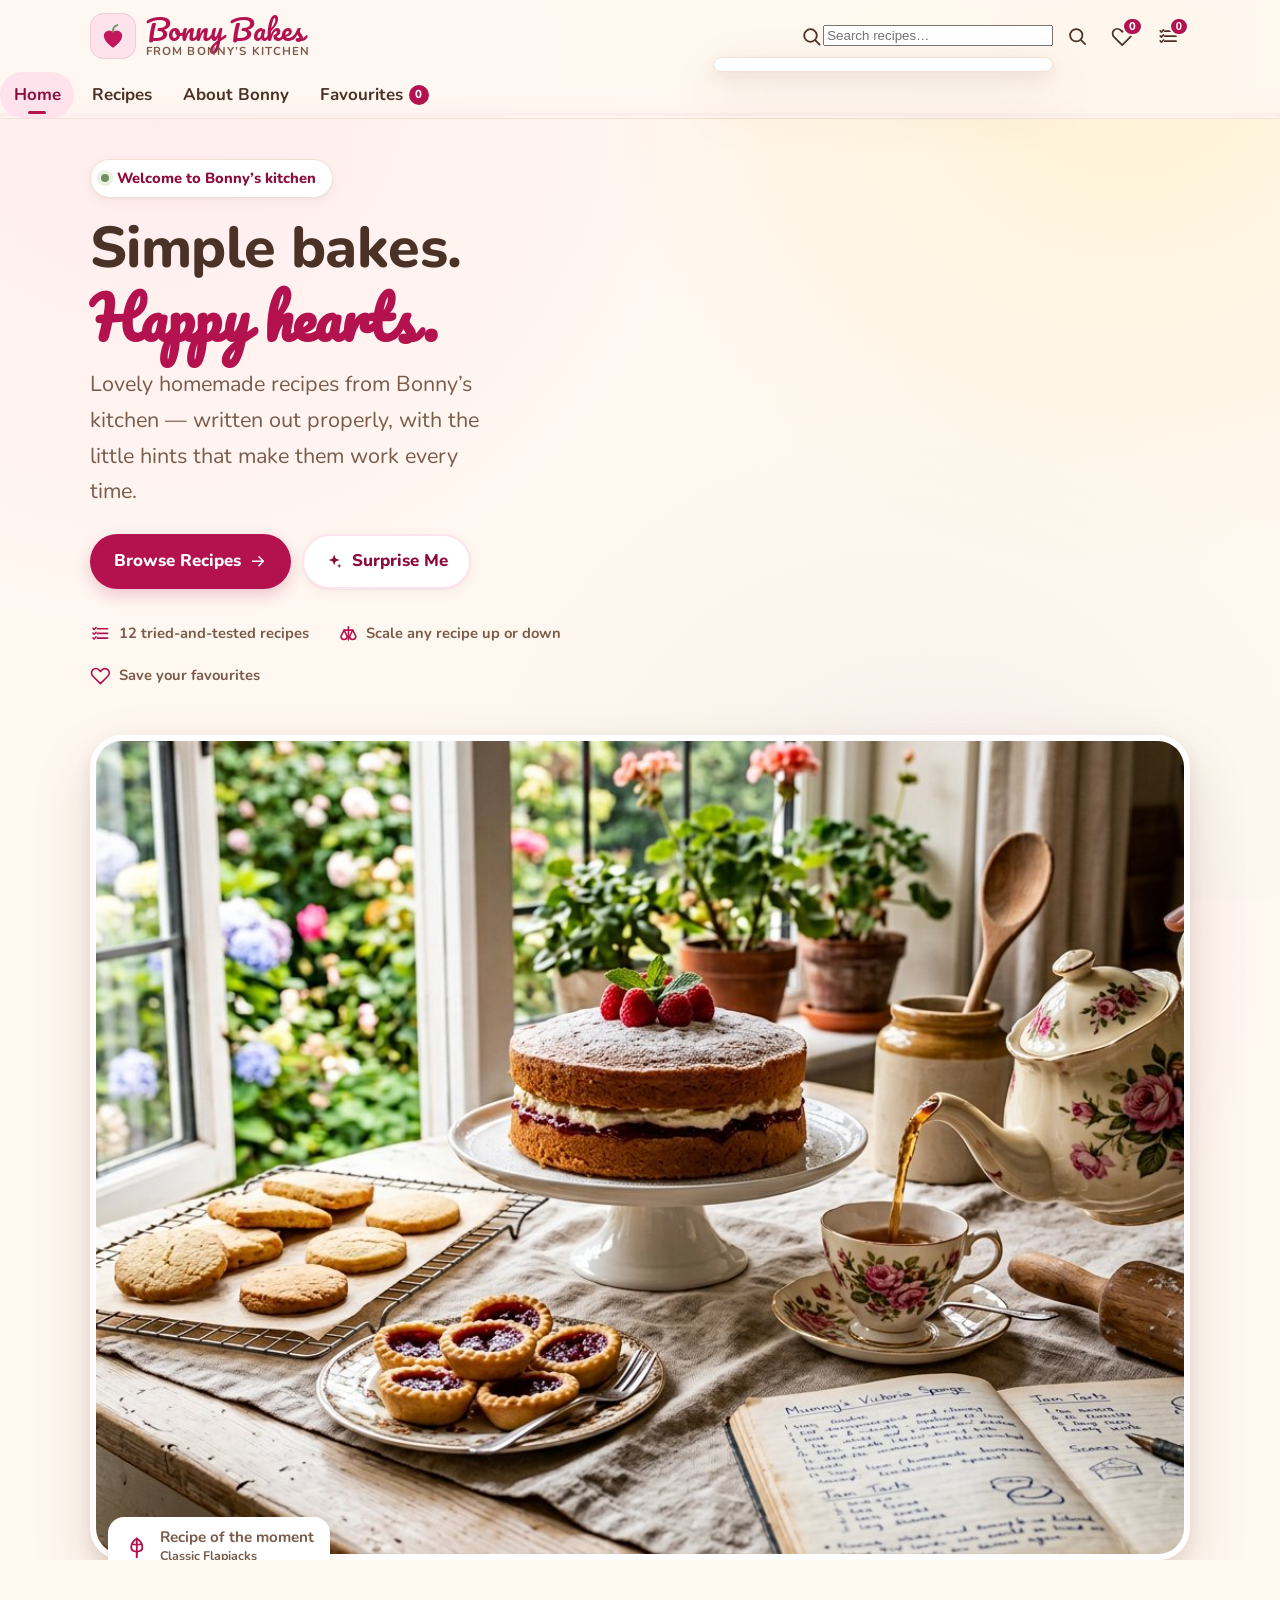
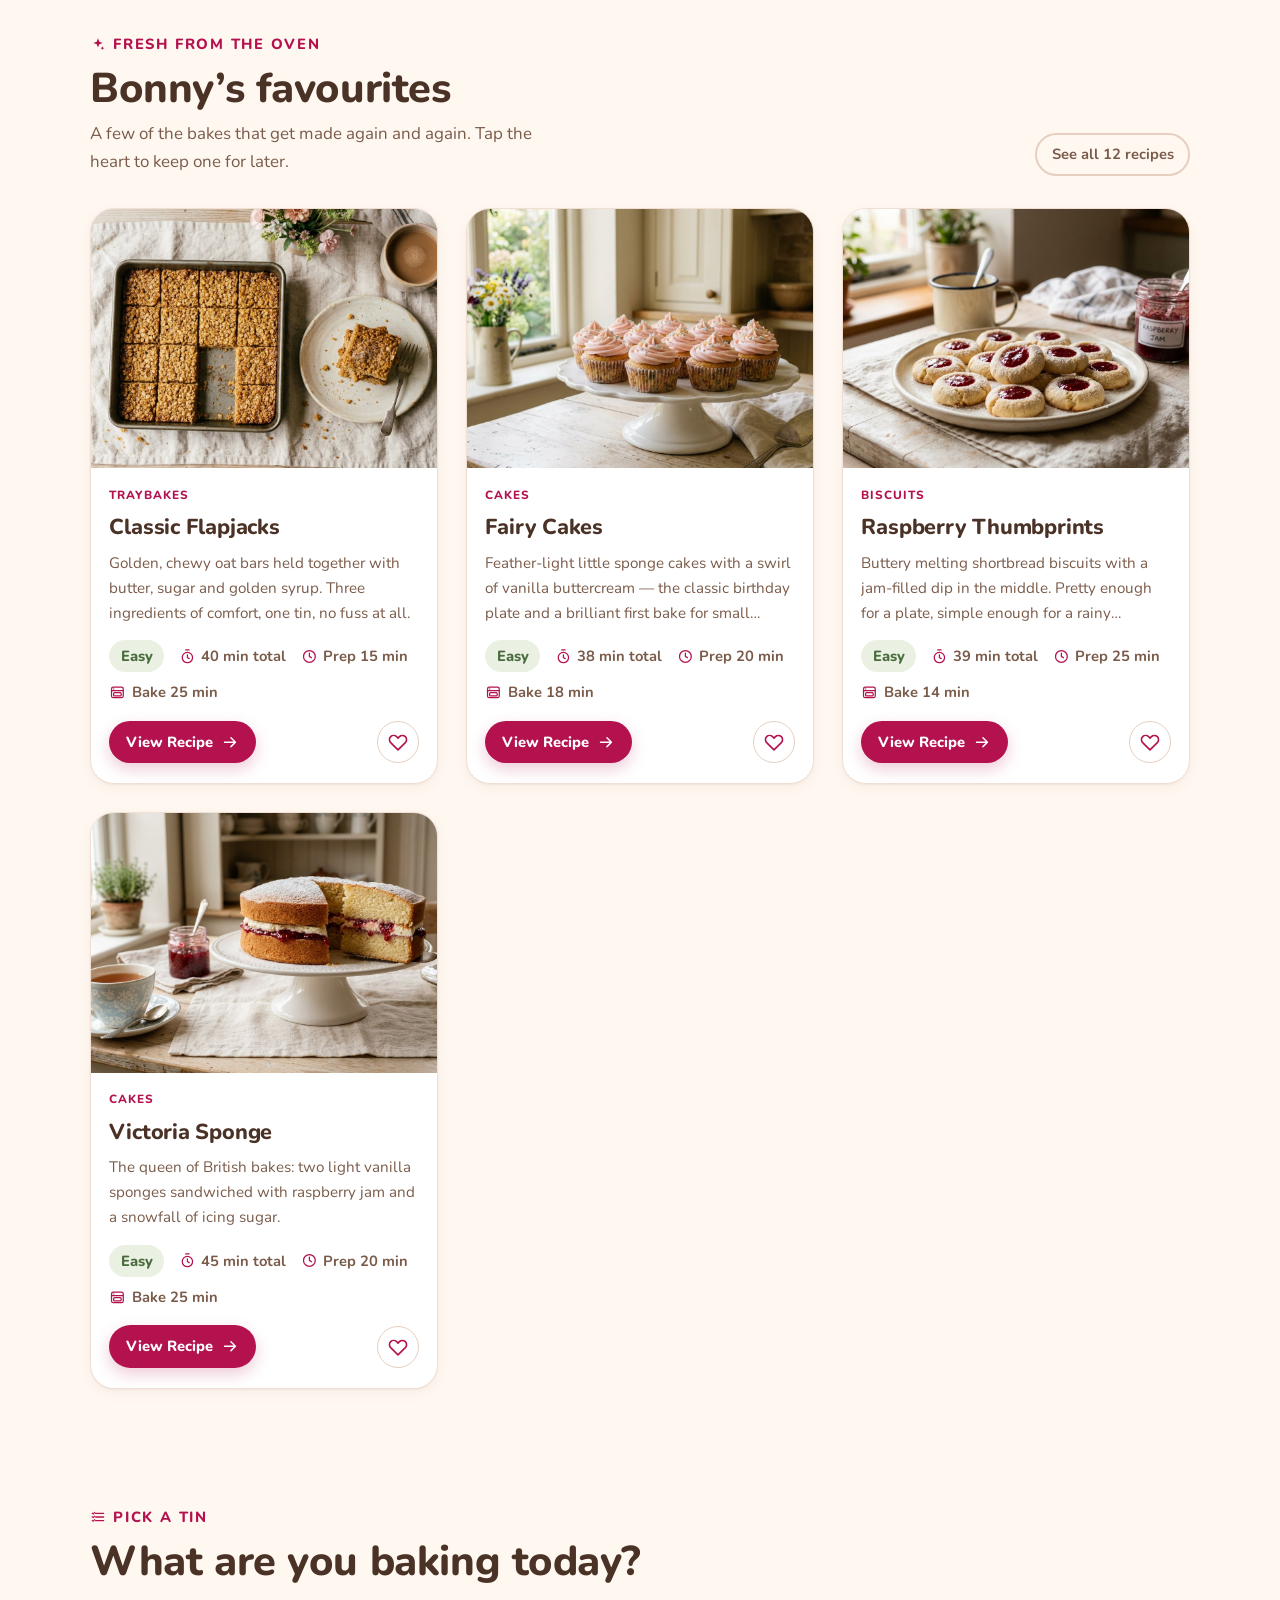
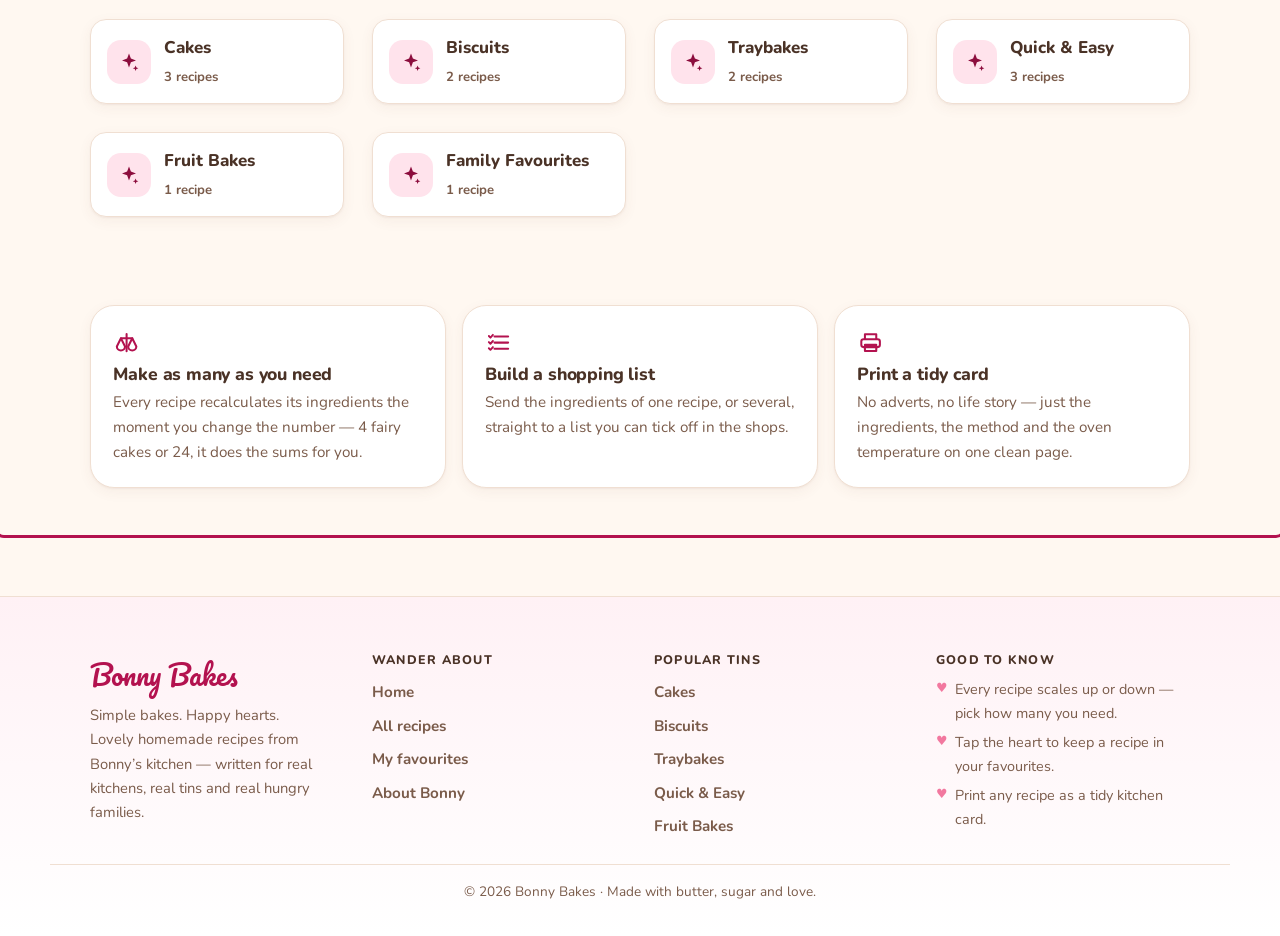
<file: index.html>
<!DOCTYPE html>
<html lang="en-GB">
<head>
<meta charset="utf-8">
<meta name="viewport" content="width=device-width, initial-scale=1">
<title>Bonny Bakes — Simple bakes. Happy hearts.</title>

<meta name="description" content="Bonny Bakes is a cosy corner of simple, reliable home baking recipes — flapjacks, fairy cakes, Victoria sponge and more, with a handy quantity calculator, shopping list and print-friendly recipe cards.">
<meta name="theme-color" content="#fff8f1">
<meta name="author" content="Bonny Bakes">

<!-- ── Social sharing cards ─────────────────────────────────────────────── -->
<meta property="og:type" content="website">
<meta property="og:site_name" content="Bonny Bakes">
<meta property="og:title" content="Bonny Bakes — Simple bakes. Happy hearts.">
<meta property="og:description" content="Lovely homemade recipes from Bonny's kitchen, with a quantity calculator for every recipe.">
<meta property="og:image" content="images/hero.jpg">
<meta name="twitter:card" content="summary_large_image">

<!-- ── Favicon (inline, no extra file needed) ───────────────────────────── -->
<link rel="icon" href="data:image/svg+xml,%3Csvg xmlns='http://www.w3.org/2000/svg' viewBox='0 0 64 64'%3E%3Crect width='64' height='64' rx='16' fill='%23fff3f6'/%3E%3Cpath d='M32 52s-16-9.4-16-21a9 9 0 0 1 16-5.7A9 9 0 0 1 48 31c0 11.6-16 21-16 21z' fill='%23c2185b'/%3E%3Cpath d='M32 20c0-6 3-9 7-10' stroke='%236f8f5f' stroke-width='3' fill='none' stroke-linecap='round'/%3E%3C/svg%3E">
<!-- Crisp icon for phones that save the site to their home screen -->
<link rel="apple-touch-icon" href="assets/apple-touch-icon.png">

<!-- ── Fonts: Google Fonts when online, warm system fallbacks offline ─────
     The site works perfectly with no internet at all; these are a bonus. -->
<link rel="preconnect" href="https://fonts.googleapis.com">
<link rel="preconnect" href="https://fonts.gstatic.com" crossorigin>
<link rel="stylesheet" href="https://fonts.googleapis.com/css2?family=Pacifico&family=Nunito:wght@400;600;700;800&display=swap">

<link rel="stylesheet" href="style.css">

<!-- If style.css is ever missing (e.g. files moved), the site still looks
     tidy rather than broken. Remove this block if you like. -->
<noscript><style>
  body{font-family:Georgia,serif;background:#fff8f1;color:#4a3226;margin:0;line-height:1.6;padding:1rem}
  h1,h2,h3{color:#a3164f}a{color:#c2185b}
</style></noscript>

<!-- Fallback in case style.css fails to load but scripts run.
     script.js removes this class once the real stylesheet is confirmed. -->
<style id="bb-fallback">
  .bb-nocss body{font-family:Georgia,'Times New Roman',serif;background:#fff8f1;color:#4a3226;margin:0;line-height:1.65}
  .bb-nocss .site-header,.bb-nocss .site-footer{background:#fff3f6;padding:14px 18px}
  .bb-nocss h1,.bb-nocss h2,.bb-nocss h3{color:#a3164f;font-weight:700}
  .bb-nocss a{color:#c2185b}
  .bb-nocss main{padding:18px;max-width:960px;margin:0 auto}
  .bb-nocss img{max-width:100%;height:auto;border-radius:10px}
  .bb-nocss .btn,.bb-nocss button{font:inherit;padding:8px 14px;border-radius:999px;border:1px solid #e3b9c8;background:#fff;cursor:pointer}
  .bb-nocss .card{background:#fff;border:1px solid #f0d9e0;border-radius:14px;padding:14px;margin-bottom:16px}
</style>
</head>

<body>

<!-- Screen-reader-only announcement of page changes -->
<span class="sr-only" role="status" aria-live="polite" id="live-region"></span>

<!-- Jump straight to the content, for keyboard users -->
<a class="skip-link" href="#main">Skip to main content</a>

<!-- ── Hidden icon set. Every icon in the site is one of these. ──────────── -->
<svg xmlns="http://www.w3.org/2000/svg" style="display:none" aria-hidden="true" focusable="false">
  <symbol id="i-heart" viewBox="0 0 24 24">
    <path fill="none" stroke="currentColor" stroke-width="1.9" stroke-linecap="round" stroke-linejoin="round"
      d="M20.8 5.6a5 5 0 0 0-7.1 0L12 7.3l-1.7-1.7a5 5 0 1 0-7.1 7.1l8.8 8.8 8.8-8.8a5 5 0 0 0 0-7.1z"/>
  </symbol>
  <symbol id="i-heart-fill" viewBox="0 0 24 24">
    <path fill="currentColor" stroke="currentColor" stroke-width="1.9" stroke-linejoin="round"
      d="M20.8 5.6a5 5 0 0 0-7.1 0L12 7.3l-1.7-1.7a5 5 0 1 0-7.1 7.1l8.8 8.8 8.8-8.8a5 5 0 0 0 0-7.1z"/>
  </symbol>
  <symbol id="i-search" viewBox="0 0 24 24">
    <circle cx="11" cy="11" r="6.6" fill="none" stroke="currentColor" stroke-width="1.9"/>
    <path d="m16.2 16.2 4.3 4.3" fill="none" stroke="currentColor" stroke-width="1.9" stroke-linecap="round"/>
  </symbol>
  <symbol id="i-menu" viewBox="0 0 24 24">
    <path d="M4 7h16M4 12h16M4 17h16" fill="none" stroke="currentColor" stroke-width="1.9" stroke-linecap="round"/>
  </symbol>
  <symbol id="i-close" viewBox="0 0 24 24">
    <path d="M6 6l12 12M18 6 6 18" fill="none" stroke="currentColor" stroke-width="1.9" stroke-linecap="round"/>
  </symbol>
  <symbol id="i-clock" viewBox="0 0 24 24">
    <circle cx="12" cy="12" r="8.4" fill="none" stroke="currentColor" stroke-width="1.8"/>
    <path d="M12 7.4V12l3 1.9" fill="none" stroke="currentColor" stroke-width="1.8" stroke-linecap="round" stroke-linejoin="round"/>
  </symbol>
  <symbol id="i-oven" viewBox="0 0 24 24">
    <rect x="3.6" y="4.4" width="16.8" height="15.2" rx="2.6" fill="none" stroke="currentColor" stroke-width="1.8"/>
    <path d="M3.6 9.6h16.8" fill="none" stroke="currentColor" stroke-width="1.8"/>
    <circle cx="6.8" cy="7" r=".9" fill="currentColor"/>
    <rect x="6.6" y="12.4" width="10.8" height="4.6" rx="1.4" fill="none" stroke="currentColor" stroke-width="1.8"/>
  </symbol>
  <symbol id="i-serves" viewBox="0 0 24 24">
    <path d="M3.5 13.2h17a8.5 8.5 0 0 0-17 0z" fill="none" stroke="currentColor" stroke-width="1.8" stroke-linejoin="round"/>
    <path d="M2.4 16.4h19.2" fill="none" stroke="currentColor" stroke-width="1.8" stroke-linecap="round"/>
    <path d="M12 4.8v-1" fill="none" stroke="currentColor" stroke-width="1.8" stroke-linecap="round"/>
  </symbol>
  <symbol id="i-scale" viewBox="0 0 24 24">
    <path d="M12 4.4v15.2M7 8.2h10" fill="none" stroke="currentColor" stroke-width="1.8" stroke-linecap="round"/>
    <path d="M3.4 15.4a3.6 3.6 0 0 0 7.2 0L7 8.2z" fill="none" stroke="currentColor" stroke-width="1.8" stroke-linejoin="round"/>
    <path d="M13.4 15.4a3.6 3.6 0 0 0 7.2 0L17 8.2z" fill="none" stroke="currentColor" stroke-width="1.8" stroke-linejoin="round"/>
  </symbol>
  <symbol id="i-print" viewBox="0 0 24 24">
    <path d="M7 9V4.6h10V9" fill="none" stroke="currentColor" stroke-width="1.8" stroke-linejoin="round"/>
    <rect x="3.8" y="9" width="16.4" height="7" rx="2" fill="none" stroke="currentColor" stroke-width="1.8"/>
    <path d="M7 14h10v5.4H7z" fill="none" stroke="currentColor" stroke-width="1.8" stroke-linejoin="round"/>
  </symbol>
  <symbol id="i-share" viewBox="0 0 24 24">
    <circle cx="18" cy="5.6" r="2.6" fill="none" stroke="currentColor" stroke-width="1.8"/>
    <circle cx="6" cy="12" r="2.6" fill="none" stroke="currentColor" stroke-width="1.8"/>
    <circle cx="18" cy="18.4" r="2.6" fill="none" stroke="currentColor" stroke-width="1.8"/>
    <path d="m8.4 10.8 7.2-3.9M8.4 13.2l7.2 3.9" fill="none" stroke="currentColor" stroke-width="1.8"/>
  </symbol>
  <symbol id="i-list" viewBox="0 0 24 24">
    <path d="M8.4 6.6h12M8.4 12h12M8.4 17.4h12" fill="none" stroke="currentColor" stroke-width="1.9" stroke-linecap="round"/>
    <path d="m3.4 6.2 1.4 1.4 2.2-2.4M3.4 11.6l1.4 1.4 2.2-2.4M3.4 17l1.4 1.4 2.2-2.4" fill="none" stroke="currentColor" stroke-width="1.7" stroke-linecap="round" stroke-linejoin="round"/>
  </symbol>
  <symbol id="i-reset" viewBox="0 0 24 24">
    <path d="M4.6 10.2a7.6 7.6 0 1 1 .6 5.4" fill="none" stroke="currentColor" stroke-width="1.8" stroke-linecap="round"/>
    <path d="M3.2 5.6v5h5" fill="none" stroke="currentColor" stroke-width="1.8" stroke-linecap="round" stroke-linejoin="round"/>
  </symbol>
  <symbol id="i-trash" viewBox="0 0 24 24">
    <path d="M4.6 6.6h14.8M9.4 6.6V4.4h5.2v2.2M6.6 6.6l1 12.8h8.8l1-12.8" fill="none" stroke="currentColor" stroke-width="1.8" stroke-linecap="round" stroke-linejoin="round"/>
  </symbol>
  <symbol id="i-plus" viewBox="0 0 24 24">
    <path d="M12 5.4v13.2M5.4 12h13.2" fill="none" stroke="currentColor" stroke-width="2" stroke-linecap="round"/>
  </symbol>
  <symbol id="i-minus" viewBox="0 0 24 24">
    <path d="M5.4 12h13.2" fill="none" stroke="currentColor" stroke-width="2" stroke-linecap="round"/>
  </symbol>
  <symbol id="i-check" viewBox="0 0 24 24">
    <path d="m5 12.6 4.4 4.4L19 6.6" fill="none" stroke="currentColor" stroke-width="2.4" stroke-linecap="round" stroke-linejoin="round"/>
  </symbol>
  <symbol id="i-arrow-right" viewBox="0 0 24 24">
    <path d="M4.6 12h14M13 6.2l5.8 5.8-5.8 5.8" fill="none" stroke="currentColor" stroke-width="1.9" stroke-linecap="round" stroke-linejoin="round"/>
  </symbol>
  <symbol id="i-whisk" viewBox="0 0 24 24">
    <path d="M12 3.2c3.6 2.2 5.2 5.2 5.2 8.4 0 2.4-1.4 4-5.2 4s-5.2-1.6-5.2-4c0-3.2 1.6-6.2 5.2-8.4z" fill="none" stroke="currentColor" stroke-width="1.7" stroke-linejoin="round"/>
    <path d="M12 3.2v12.4M7.6 8.4c1.6.8 7.2.8 8.8 0" fill="none" stroke="currentColor" stroke-width="1.7" stroke-linecap="round"/>
    <path d="M12 15.6v5.2" fill="none" stroke="currentColor" stroke-width="1.9" stroke-linecap="round"/>
  </symbol>
  <symbol id="i-sparkle" viewBox="0 0 24 24">
    <path d="M12 3.4l1.9 5.1 5.1 1.9-5.1 1.9-1.9 5.1-1.9-5.1-5.1-1.9 5.1-1.9z" fill="currentColor"/>
    <path d="M18.6 15.4l.8 2 2 .8-2 .8-.8 2-.8-2-2-.8 2-.8z" fill="currentColor"/>
  </symbol>
  <symbol id="i-bulb" viewBox="0 0 24 24">
    <path d="M9.2 17.4a6.2 6.2 0 1 1 5.6 0v1.4a1.6 1.6 0 0 1-1.6 1.6h-2.4a1.6 1.6 0 0 1-1.6-1.6z" fill="none" stroke="currentColor" stroke-width="1.8" stroke-linejoin="round"/>
    <path d="M9.6 20.4h4.8" fill="none" stroke="currentColor" stroke-width="1.8" stroke-linecap="round"/>
  </symbol>
  <symbol id="i-timer" viewBox="0 0 24 24">
    <path d="M9.6 2.8h4.8" fill="none" stroke="currentColor" stroke-width="1.8" stroke-linecap="round"/>
    <circle cx="12" cy="13.6" r="7.4" fill="none" stroke="currentColor" stroke-width="1.8"/>
    <path d="M12 9.8v3.8l2.6 1.6" fill="none" stroke="currentColor" stroke-width="1.8" stroke-linecap="round" stroke-linejoin="round"/>
  </symbol>
</svg>

<!-- ══════════════════ HEADER ══════════════════ -->
<header class="site-header" id="site-header">
  <div class="bar">
    <a class="brand" href="#/" aria-label="Bonny Bakes — home">
      <span class="brand__mark" aria-hidden="true">
        <svg viewBox="0 0 64 64" width="42" height="42" focusable="false">
          <circle cx="32" cy="32" r="30" fill="#ffe3ec"/>
          <path d="M32 50s-14-8.4-14-18.6A8.2 8.2 0 0 1 32 26.2 8.2 8.2 0 0 1 46 31.4C46 41.6 32 50 32 50z" fill="#c2185b"/>
          <path d="M32 25c0-5.6 2.8-8.6 6.6-9.6" stroke="#6f8f5f" stroke-width="3" fill="none" stroke-linecap="round"/>
        </svg>
      </span>
      <span class="brand__text">
        <span class="brand__name">Bonny Bakes</span>
        <span class="brand__tag">from Bonny&rsquo;s kitchen</span>
      </span>
    </a>

    <div class="header-actions">
      <!-- Header search: expandable on desktop, opens the search overlay on mobile -->
      <form class="header-search" id="header-search" role="search" autocomplete="off">
        <label class="sr-only" for="header-search-input">Search recipes</label>
        <svg class="icon header-search__icon" aria-hidden="true"><use href="#i-search"/></svg>
        <input id="header-search-input" type="search" name="q" placeholder="Search recipes&hellip;"
               aria-label="Search recipes" aria-describedby="header-search-hint"
               role="combobox" aria-expanded="false" aria-controls="search-suggest" aria-autocomplete="list">
        <span id="header-search-hint" class="sr-only">Start typing to search recipe names, ingredients and categories.</span>
        <ul class="search-suggest" id="search-suggest" role="listbox" aria-label="Recipe suggestions"></ul>
      </form>

      <button class="icon-btn header-search__toggle" id="search-toggle" type="button"
              aria-label="Search recipes" aria-expanded="false" aria-controls="header-search">
        <svg class="icon" aria-hidden="true"><use href="#i-search"/></svg>
      </button>

      <a class="icon-btn" id="fav-button" href="#/favourites" aria-label="My favourites">
        <svg class="icon" aria-hidden="true"><use href="#i-heart"/></svg>
        <span class="badge" id="fav-badge" hidden>0</span>
      </a>

      <button class="icon-btn" id="cart-button" type="button" aria-label="Open shopping list"
              aria-haspopup="dialog" aria-expanded="false" aria-controls="shopping-panel">
        <svg class="icon" aria-hidden="true"><use href="#i-list"/></svg>
        <span class="badge" id="cart-badge" hidden>0</span>
      </button>

      <button class="icon-btn nav-toggle" id="nav-toggle" type="button"
              aria-label="Open menu" aria-expanded="false" aria-controls="main-nav">
        <svg class="icon icon--menu" aria-hidden="true"><use href="#i-menu"/></svg>
        <svg class="icon icon--close" aria-hidden="true"><use href="#i-close"/></svg>
      </button>
    </div>
  </div>

  <!-- Lives outside the flex bar so it can drop down full width on phones
       without disturbing the header layout. -->
  <nav class="main-nav" id="main-nav" aria-label="Main">
    <ul>
      <li><a href="#/" data-nav="/">Home</a></li>
      <li><a href="#/recipes" data-nav="/recipes">Recipes</a></li>
      <li><a href="#/about" data-nav="/about">About Bonny</a></li>
      <li>
        <a href="#/favourites" data-nav="/favourites">Favourites
          <span class="nav-count" id="nav-fav-count" hidden>0</span>
        </a>
      </li>
    </ul>
  </nav>
</header>

<!-- ══════════════════ MAIN ══════════════════ -->
<main id="main" tabindex="-1">
  <div id="app">
    <!-- Everything you see is drawn from the recipe data in recipes.js -->
    <noscript>
      <div class="no-js">
        <h1>Bonny Bakes</h1>
        <p>This recipe book needs JavaScript switched on so it can work out quantities,
           save your favourites and build your shopping list. Please enable JavaScript
           in your browser and refresh the page &mdash; your recipes will appear straight away.</p>
      </div>
    </noscript>
  </div>
</main>

<!-- ══════════════════ SHOPPING LIST DRAWER ══════════════════ -->
<aside class="panel" id="shopping-panel" role="dialog" aria-modal="true" aria-labelledby="panel-title" hidden>
  <div class="panel__scrim" data-close-panel></div>
  <div class="panel__box" role="document">
    <header class="panel__head">
      <h2 id="panel-title">My shopping list</h2>
      <button class="icon-btn" type="button" data-close-panel aria-label="Close shopping list">
        <svg class="icon" aria-hidden="true"><use href="#i-close"/></svg>
      </button>
    </header>
    <div class="panel__body" id="panel-body"></div>
    <footer class="panel__foot">
      <button class="btn btn--ghost" type="button" id="panel-clear">Clear the lot</button>
      <button class="btn btn--ghost" type="button" id="panel-print">Print list</button>
    </footer>
  </div>
</aside>

<!-- ══════════════════ FOOTER ══════════════════ -->
<footer class="site-footer no-print">
  <div class="footer-grid">
    <div class="footer-brand">
      <p class="footer-logo">Bonny Bakes</p>
      <p class="footer-note">Simple bakes. Happy hearts.<br>
      Lovely homemade recipes from Bonny&rsquo;s kitchen &mdash; written for real kitchens,
      real tins and real hungry families.</p>
    </div>
    <nav class="footer-nav" aria-label="Footer">
      <h2 class="footer-heading">Wander about</h2>
      <ul>
        <li><a href="#/">Home</a></li>
        <li><a href="#/recipes">All recipes</a></li>
        <li><a href="#/favourites">My favourites</a></li>
        <li><a href="#/about">About Bonny</a></li>
      </ul>
    </nav>
    <nav class="footer-nav" aria-label="Popular categories">
      <h2 class="footer-heading">Popular tins</h2>
      <ul id="footer-categories"></ul>
    </nav>
    <div class="footer-nav">
      <h2 class="footer-heading">Good to know</h2>
      <ul class="footer-tips">
        <li>Every recipe scales up or down &mdash; pick how many you need.</li>
        <li>Tap the heart to keep a recipe in your favourites.</li>
        <li>Print any recipe as a tidy kitchen card.</li>
      </ul>
    </div>
  </div>
  <p class="footer-base">&copy; <span id="year">2026</span> Bonny Bakes &middot; Made with butter, sugar and love.</p>
</footer>

<!-- ══════════════════ TOAST MESSAGES ══════════════════ -->
<div class="toast-wrap" id="toast-wrap" role="status" aria-live="polite" aria-atomic="true"></div>

<!-- Recipe data first, then the app. Both are plain files you can edit. -->
<script src="recipes.js"></script>
<script src="script.js"></script>
</body>
</html>
</file>
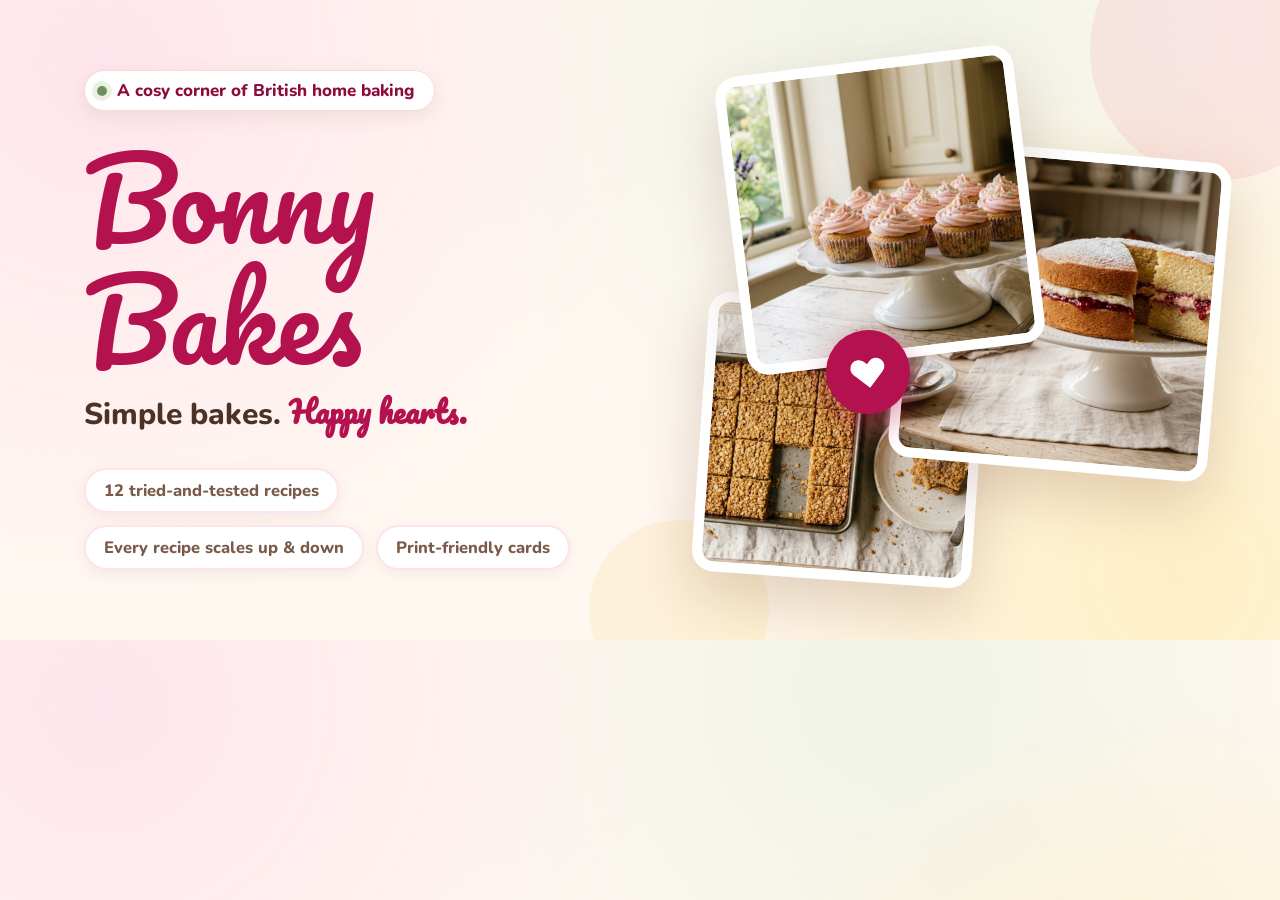
<file: assets/banner-src.html>
<!DOCTYPE html>
<html lang="en">
<head>
<meta charset="utf-8">
<link href="https://fonts.googleapis.com/css2?family=Pacifico&family=Nunito:wght@400;700;800&display=swap" rel="stylesheet">
<style>
  * { margin: 0; box-sizing: border-box; }
  html, body { width: 1280px; height: 640px; overflow: hidden; }
  body {
    font-family: 'Nunito', 'Trebuchet MS', sans-serif;
    background:
      radial-gradient(circle at 8% 10%, rgba(255,227,236,.9), transparent 42%),
      radial-gradient(circle at 92% 90%, rgba(255,233,168,.6), transparent 40%),
      radial-gradient(circle at 70% 8%, rgba(234,241,227,.7), transparent 45%),
      #fff8f1;
    display: flex; align-items: center; position: relative;
  }
  .deco { position: absolute; border-radius: 50%; }
  .deco--1 { width: 260px; height: 260px; right: -70px; top: -80px; background: rgba(242,120,159,.14); }
  .deco--2 { width: 180px; height: 180px; left: 46%; bottom: -60px; background: rgba(246,209,115,.18); }
  .left { padding-left: 84px; width: 620px; }
  .kicker {
    display: inline-flex; align-items: center; gap: 10px;
    background: #fff; border: 1px solid #f0dfd2; border-radius: 999px;
    padding: 8px 20px 8px 12px; font-weight: 800; font-size: 17px; color: #8c0d3d;
    box-shadow: 0 6px 18px rgba(120,74,50,.10);
  }
  .kicker .dot { width: 10px; height: 10px; border-radius: 50%; background: #6f8f5f; box-shadow: 0 0 0 5px #eaf1e3; }
  h1 {
    font-family: 'Pacifico', 'Brush Script MT', cursive; font-weight: 400;
    font-size: 108px; line-height: 1.12; color: #b3124f; margin: 26px 0 6px;
  }
  .tag { font-size: 30px; font-weight: 800; color: #4a3226; }
  .tag em { font-family: 'Pacifico', cursive; font-style: normal; color: #b3124f; }
  .chips { display: flex; gap: 12px; margin-top: 30px; flex-wrap: wrap; }
  .chip {
    background: #fff; border: 2px solid #ffe3ec; color: #7a5b4a; font-weight: 800;
    font-size: 16.5px; padding: 9px 18px; border-radius: 999px;
    box-shadow: 0 4px 14px rgba(120,74,50,.08);
  }
  .right { position: absolute; right: 40px; top: 0; bottom: 0; width: 560px; }
  .shot {
    position: absolute; border: 10px solid #fff; border-radius: 22px;
    box-shadow: 0 24px 60px rgba(120,74,50,.22);
    background: #fff; overflow: hidden;
  }
  .shot img { width: 100%; height: 100%; object-fit: cover; display: block; }
  .shot--1 { width: 300px; height: 300px; right: 210px; top: 60px; transform: rotate(-7deg); z-index: 3; }
  .shot--2 { width: 320px; height: 320px; right: 20px; top: 150px; transform: rotate(5deg); z-index: 2; }
  .shot--3 { width: 280px; height: 280px; right: 260px; top: 300px; transform: rotate(4deg); z-index: 1; }
  .heart {
    position: absolute; right: 330px; top: 330px; z-index: 4;
    width: 84px; height: 84px; background: #b3124f; border-radius: 50%;
    display: grid; place-items: center; box-shadow: 0 12px 30px rgba(179,18,79,.4);
    transform: rotate(-8deg);
  }
  .heart svg { width: 40px; height: 40px; }
</style>
</head>
<body>
  <span class="deco deco--1"></span><span class="deco deco--2"></span>
  <div class="left">
    <span class="kicker"><span class="dot"></span> A cosy corner of British home baking</span>
    <h1>Bonny Bakes</h1>
    <p class="tag">Simple bakes. <em>Happy hearts.</em></p>
    <div class="chips">
      <span class="chip">12 tried-and-tested recipes</span>
      <span class="chip">Every recipe scales up &amp; down</span>
      <span class="chip">Print-friendly cards</span>
    </div>
  </div>
  <div class="right">
    <div class="shot shot--1"><img src="../images/fairy-cakes.jpg" alt=""></div>
    <div class="shot shot--2"><img src="../images/victoria-sponge.jpg" alt=""></div>
    <div class="shot shot--3"><img src="../images/flapjacks.jpg" alt=""></div>
    <div class="heart"><svg viewBox="0 0 24 24"><path d="M20.8 5.6a5 5 0 0 0-7.1 0L12 7.3l-1.7-1.7a5 5 0 1 0-7.1 7.1l8.8 8.8 8.8-8.8a5 5 0 0 0 0-7.1z" fill="#fff"/></svg></div>
  </div>
</body>
</html>
</file>
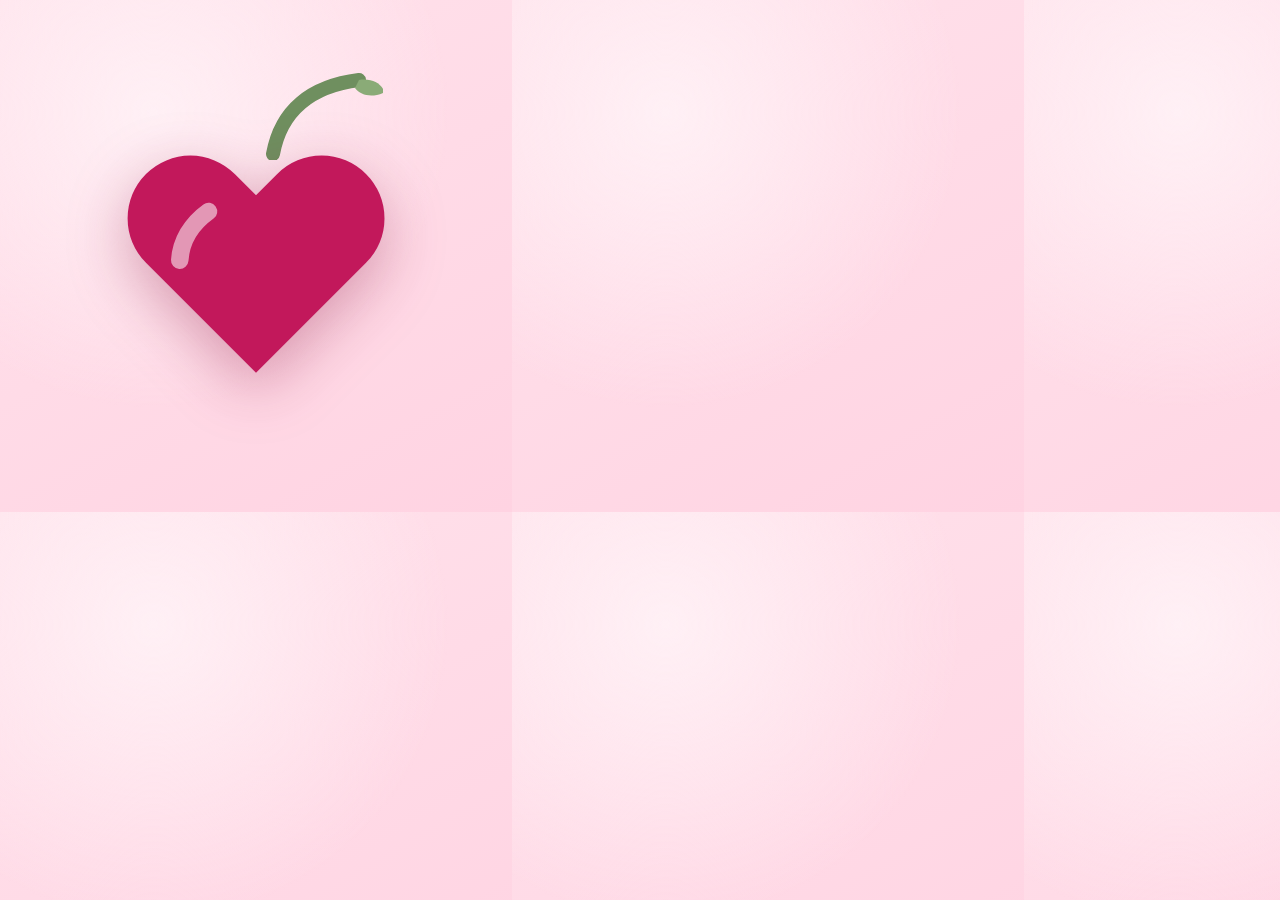
<file: assets/icon-src.html>
<!DOCTYPE html>
<html lang="en">
<head>
<meta charset="utf-8">
<style>
  * { margin: 0; }
  html, body { width: 512px; height: 512px; overflow: hidden; }
  body {
    background:
      radial-gradient(circle at 30% 22%, #fff0f5, transparent 55%),
      linear-gradient(150deg, #ffe3ec, #ffd3e2);
    display: grid; place-items: center; border-radius: 112px;
  }
  .wrap { position: relative; }
  .heart { filter: drop-shadow(0 18px 30px rgba(140,13,61,.35)); }
  .stem {
    position: absolute; left: 52%; top: -34px; width: 120px; height: 90px;
  }
</style>
</head>
<body>
  <div class="wrap">
    <svg class="stem" viewBox="0 0 120 90" fill="none">
      <path d="M10 84 C 18 40, 48 16, 96 10" stroke="#6f8f5f" stroke-width="14" stroke-linecap="round"/>
      <path d="M96 10 c 14 -2 22 4 26 12 c -12 6 -24 4 -30 -4 z" fill="#8aab77"/>
    </svg>
    <svg class="heart" width="330" height="300" viewBox="0 0 24 24">
      <path d="M20.8 5.6a5 5 0 0 0-7.1 0L12 7.3l-1.7-1.7a5 5 0 1 0-7.1 7.1l8.8 8.8 8.8-8.8a5 5 0 0 0 0-7.1z" fill="#c2185b"/>
      <path d="M8.2 8.6c-1.4 1-2.2 2.4-2.3 3.9" stroke="#fff" stroke-width="1.4" stroke-linecap="round" opacity=".55"/>
    </svg>
  </div>
</body>
</html>
</file>
<file: style.css>
/* ============================================================================
 *  BONNY BAKES — style.css
 *  -------------------------------------------------------------------------
 *  Everything visual lives here. The colours and sizes you are most likely to
 *  want to change are the variables at the very top.
 *
 *  Contents
 *    1.  Design tokens (colours, type, spacing, shadows)
 *    2.  Base / reset
 *    3.  Helpers, buttons, icons, forms
 *    4.  Header + navigation
 *    5.  Hero
 *    6.  Recipe cards + grids
 *    7.  Recipe page (scaling, ingredients, method, tips)
 *    8.  Browse page (search, filters, sorting)
 *    9.  Favourites + About pages
 *    10. Shopping list panel
 *    11. Footer
 *    12. Toasts, focus, reduced motion
 *    13. Print stylesheet (tidy recipe card)
 * ============================================================================ */


/* ═══════════════════════════════════════════════════════════════════════════
   1. DESIGN TOKENS
   ═════════════════════════════════════════════════════════════════════════ */
:root {
  /* Warm whites & creams */
  --cream:          #fff8f1;
  --cream-deep:     #fdf0e2;
  --white:          #ffffff;

  /* Pinks */
  --raspberry:      #b3124f;   /* primary — used for text/links on light bg */
  --raspberry-dark: #8c0d3d;
  --strawberry:     #f2789f;
  --blush:          #ffe3ec;
  --blush-soft:     #fff1f5;

  /* Yellows, browns, green */
  --butter:         #ffe9a8;
  --butter-deep:    #f6d173;
  --brown:          #4a3226;   /* main body text */
  --brown-soft:     #7a5b4a;
  --leaf:           #6f8f5f;
  --leaf-soft:      #eaf1e3;

  /* Neutrals */
  --line:           #f0dfd2;
  --line-strong:    #e6cfc0;

  /* Type */
  --font-display: 'Pacifico', 'Brush Script MT', 'Segoe Script', 'Bradley Hand', cursive;
  --font-body: 'Nunito', 'Trebuchet MS', 'Segoe UI', system-ui, -apple-system, 'Helvetica Neue', sans-serif;
  --font-serif: Georgia, 'Iowan Old Style', 'Times New Roman', serif;

  /* Fluid type scale — grows gently with the screen */
  --fs-sm:   clamp(.84rem, .81rem + .15vw, .92rem);
  --fs-base: clamp(1rem, .96rem + .2vw, 1.06rem);
  --fs-lg:   clamp(1.15rem, 1.06rem + .45vw, 1.35rem);
  --fs-xl:   clamp(1.4rem, 1.2rem + 1vw, 1.9rem);
  --fs-2xl:  clamp(1.75rem, 1.35rem + 2vw, 2.6rem);
  --fs-3xl:  clamp(2.1rem, 1.5rem + 3.4vw, 3.6rem);

  /* Shape & shadow */
  --r-sm: 10px;
  --r-md: 16px;
  --r-lg: 24px;
  --r-pill: 999px;
  --sh-1: 0 1px 2px rgba(120, 74, 50, .06), 0 4px 14px rgba(120, 74, 50, .06);
  --sh-2: 0 2px 6px rgba(120, 74, 50, .08), 0 14px 34px rgba(120, 74, 50, .10);
  --sh-3: 0 6px 16px rgba(120, 74, 50, .12), 0 26px 60px rgba(120, 74, 50, .16);

  /* Layout */
  --maxw: 1180px;
  --gutter: clamp(1rem, 3.5vw, 2.5rem);
  --header-h: 72px;
  --ease: cubic-bezier(.22, .68, .35, 1);
}


/* ═══════════════════════════════════════════════════════════════════════════
   2. BASE / RESET
   ═════════════════════════════════════════════════════════════════════════ */
*, *::before, *::after { box-sizing: border-box; }

html { -webkit-text-size-adjust: 100%; scroll-behavior: smooth; }

body {
  margin: 0;
  font-family: var(--font-body);
  font-size: var(--fs-base);
  line-height: 1.65;
  color: var(--brown);
  background-color: var(--cream);
  /* Gentle, warm, cakey backdrop */
  background-image:
    radial-gradient(circle at 12% 8%,  rgba(255, 227, 236, .55) 0, transparent 42%),
    radial-gradient(circle at 88% 4%,  rgba(255, 233, 168, .40) 0, transparent 38%),
    radial-gradient(circle at 70% 96%, rgba(234, 241, 227, .45) 0, transparent 40%);
  background-attachment: fixed;
  -webkit-font-smoothing: antialiased;
  overflow-x: hidden;
}

img, svg { max-width: 100%; display: block; }
img { height: auto; }

h1, h2, h3, h4 { margin: 0 0 .5rem; line-height: 1.2; font-weight: 800; letter-spacing: -.01em; }
h1 { font-size: var(--fs-3xl); }
h2 { font-size: var(--fs-2xl); }
h3 { font-size: var(--fs-xl); }
p  { margin: 0 0 1rem; }
ul, ol { margin: 0; padding: 0; list-style: none; }

a { color: var(--raspberry); text-underline-offset: 3px; text-decoration-thickness: 1px; }
a:hover { color: var(--raspberry-dark); }

::selection { background: var(--blush); color: var(--raspberry-dark); }

/* Consistent, obvious focus ring everywhere */
:focus-visible {
  outline: 3px solid var(--raspberry);
  outline-offset: 3px;
  border-radius: 4px;
}

.sr-only {
  position: absolute; width: 1px; height: 1px; padding: 0; margin: -1px;
  overflow: hidden; clip: rect(0 0 0 0); clip-path: inset(50%); white-space: nowrap; border: 0;
}

.skip-link {
  position: absolute; left: 1rem; top: -100px; z-index: 200;
  background: var(--white); color: var(--raspberry-dark);
  padding: .7rem 1.2rem; border-radius: var(--r-pill);
  box-shadow: var(--sh-2); font-weight: 800; text-decoration: none;
  transition: top .18s var(--ease);
}
.skip-link:focus { top: 1rem; }

.no-js {
  max-width: 40rem; margin: 4rem auto; padding: 2rem;
  background: var(--white); border-radius: var(--r-lg); box-shadow: var(--sh-2); text-align: center;
}

/* Page container + section rhythm */
.wrap { width: 100%; max-width: var(--maxw); margin-inline: auto; padding-inline: var(--gutter); }
.section { padding-block: clamp(2.5rem, 6vw, 4.5rem); }
.section--tight { padding-block: clamp(1.75rem, 4vw, 2.75rem); }

.section-head { display: flex; flex-wrap: wrap; align-items: end; gap: 1rem 1.5rem; margin-bottom: clamp(1.25rem, 3vw, 2rem); }
.section-head h2 { margin: 0; }
.section-head p { margin: .35rem 0 0; color: var(--brown-soft); max-width: 46ch; }
.section-head .spacer { flex: 1 1 3rem; }

.eyebrow {
  display: inline-flex; align-items: center; gap: .45rem;
  font-size: var(--fs-sm); font-weight: 800; letter-spacing: .12em; text-transform: uppercase;
  color: var(--raspberry); margin-bottom: .5rem;
}
.eyebrow .icon { width: 1rem; height: 1rem; }

.script { font-family: var(--font-display); font-weight: 400; letter-spacing: .01em; }


/* ═══════════════════════════════════════════════════════════════════════════
   3. HELPERS, BUTTONS, ICONS, FORMS
   ═════════════════════════════════════════════════════════════════════════ */
.icon { width: 1.35em; height: 1.35em; flex: none; fill: none; }
.icon-btn {
  position: relative; display: inline-grid; place-items: center;
  width: 44px; height: 44px; border-radius: var(--r-pill);
  border: 1px solid transparent; background: transparent; color: var(--brown);
  cursor: pointer; transition: background .2s var(--ease), color .2s var(--ease), transform .2s var(--ease);
}
.icon-btn:hover { background: var(--blush); color: var(--raspberry-dark); }
.icon-btn:active { transform: scale(.94); }
.icon-btn .icon { width: 1.4rem; height: 1.4rem; }
.badge {
  position: absolute; top: 2px; right: 0;
  min-width: 19px; height: 19px; padding: 0 5px;
  display: grid; place-items: center;
  background: var(--raspberry); color: #fff;
  font-size: .7rem; font-weight: 800; line-height: 1;
  border-radius: var(--r-pill); border: 2px solid var(--cream);
}

.btn {
  display: inline-flex; align-items: center; justify-content: center; gap: .5rem;
  font: inherit; font-weight: 800; text-decoration: none; cursor: pointer;
  padding: .72rem 1.35rem; border-radius: var(--r-pill); border: 2px solid transparent;
  background: var(--raspberry); color: #fff;
  box-shadow: 0 6px 16px rgba(179, 18, 79, .22);
  transition: transform .18s var(--ease), box-shadow .18s var(--ease), background .18s var(--ease), color .18s var(--ease);
}
.btn:hover { background: var(--raspberry-dark); color: #fff; transform: translateY(-2px); box-shadow: 0 10px 22px rgba(140, 13, 61, .28); }
.btn:active { transform: translateY(0) scale(.985); }
.btn--secondary { background: var(--white); color: var(--raspberry-dark); border-color: var(--blush); box-shadow: var(--sh-1); }
.btn--secondary:hover { background: var(--blush-soft); color: var(--raspberry-dark); border-color: var(--strawberry); }
.btn--ghost { background: transparent; color: var(--brown-soft); border-color: var(--line-strong); box-shadow: none; font-weight: 700; }
.btn--ghost:hover { background: var(--cream-deep); color: var(--brown); transform: translateY(-1px); }
.btn--leaf { background: var(--leaf); box-shadow: 0 6px 16px rgba(111, 143, 95, .22); }
.btn--leaf:hover { background: #5c7a4e; }
.btn--sm { padding: .45rem .9rem; font-size: var(--fs-sm); }
.btn--block { width: 100%; }
.btn .icon { width: 1.15rem; height: 1.15rem; }

.chip {
  display: inline-flex; align-items: center; gap: .4rem;
  padding: .42rem .95rem; border-radius: var(--r-pill);
  border: 1.5px solid var(--line-strong); background: var(--white);
  color: var(--brown-soft); font: inherit; font-size: var(--fs-sm); font-weight: 700;
  cursor: pointer; text-decoration: none;
  transition: background .18s var(--ease), color .18s var(--ease), border-color .18s var(--ease), transform .18s var(--ease);
}
.chip:hover { background: var(--blush-soft); color: var(--raspberry-dark); border-color: var(--strawberry); transform: translateY(-1px); }
.chip[aria-pressed="true"], .chip.is-active {
  background: var(--raspberry); border-color: var(--raspberry); color: #fff;
}
.chip[aria-pressed="true"]:hover { background: var(--raspberry-dark); border-color: var(--raspberry-dark); color: #fff; }
.chip .count { opacity: .72; font-weight: 700; font-size: .82em; }

/* Text fields, selects */
.field {
  display: flex; align-items: center; gap: .6rem;
  background: var(--white); border: 1.5px solid var(--line-strong);
  border-radius: var(--r-pill); padding: .5rem .6rem .5rem 1rem;
  box-shadow: var(--sh-1); transition: border-color .2s var(--ease), box-shadow .2s var(--ease);
}
.field:focus-within { border-color: var(--strawberry); box-shadow: 0 0 0 4px rgba(242, 120, 159, .18); }
.field input, .field select {
  flex: 1; min-width: 0; border: 0; background: transparent; font: inherit; color: var(--brown);
  padding: .35rem 0; appearance: none;
}
.field input:focus, .field select:focus { outline: none; }
.field input::placeholder { color: #b09a8d; }
.field .icon { color: var(--raspberry); }
.select-wrap { position: relative; display: inline-flex; align-items: center; }
.select-wrap select { padding-right: 2rem; cursor: pointer; }
.select-wrap::after {
  content: ""; position: absolute; right: .95rem; pointer-events: none;
  width: .5rem; height: .5rem; border-right: 2px solid var(--brown-soft); border-bottom: 2px solid var(--brown-soft);
  transform: translateY(-3px) rotate(45deg);
}
input[type="number"] { -moz-appearance: textfield; }
input[type="number"]::-webkit-outer-spin-button,
input[type="number"]::-webkit-inner-spin-button { -webkit-appearance: none; margin: 0; }

/* Pills / meta chips used on cards */
.meta {
  display: inline-flex; align-items: center; gap: .35rem;
  font-size: var(--fs-sm); font-weight: 700; color: var(--brown-soft); white-space: nowrap;
}
.meta .icon { width: 1.05rem; height: 1.05rem; color: var(--raspberry); }

.difficulty {
  display: inline-flex; align-items: center; gap: .3rem;
  font-size: var(--fs-sm); font-weight: 800; letter-spacing: .01em;
  padding: .25rem .7rem; border-radius: var(--r-pill);
  background: var(--leaf-soft); color: #4a6b3d;
}
.difficulty--medium { background: #fff3d6; color: #8a6100; }
.difficulty--project { background: var(--blush); color: var(--raspberry-dark); }

.tag-row { display: flex; flex-wrap: wrap; gap: .4rem; }
.tag {
  font-size: .78rem; font-weight: 700; padding: .2rem .6rem; border-radius: var(--r-pill);
  background: var(--cream-deep); color: var(--brown-soft);
}


/* ═══════════════════════════════════════════════════════════════════════════
   4. HEADER + NAVIGATION
   ═════════════════════════════════════════════════════════════════════════ */
.site-header {
  position: sticky; top: 0; z-index: 90;
  background: rgba(255, 248, 241, .92);
  backdrop-filter: saturate(1.4) blur(10px);
  border-bottom: 1px solid var(--line);
}
.site-header .bar {
  max-width: var(--maxw); margin-inline: auto; padding-inline: var(--gutter);
  min-height: var(--header-h);
  display: flex; align-items: center; gap: .75rem;
}

.brand { display: inline-flex; align-items: center; gap: .6rem; text-decoration: none; flex: none; }
.brand__mark {
  display: grid; place-items: center; width: 46px; height: 46px;
  border-radius: 14px; background: var(--blush); box-shadow: inset 0 0 0 1px rgba(179, 18, 79, .12);
  transition: transform .3s var(--ease);
}
.brand:hover .brand__mark { transform: rotate(-6deg) scale(1.04); }
.brand__text { display: flex; flex-direction: column; line-height: 1.05; }
.brand__name {
  font-family: var(--font-display); font-size: clamp(1.35rem, 1.05rem + 1vw, 1.75rem);
  color: var(--raspberry); letter-spacing: .01em;
}
.brand__tag { font-size: .72rem; font-weight: 700; letter-spacing: .1em; text-transform: uppercase; color: var(--brown-soft); }

.main-nav ul { display: flex; align-items: center; gap: .25rem; }
.main-nav a {
  position: relative; display: inline-flex; align-items: center; gap: .35rem;
  padding: .55rem .85rem; border-radius: var(--r-pill);
  color: var(--brown); font-weight: 700; text-decoration: none;
  transition: background .2s var(--ease), color .2s var(--ease);
}
.main-nav a:hover { background: var(--blush-soft); color: var(--raspberry-dark); }
.main-nav a.is-active { color: var(--raspberry-dark); background: var(--blush); }
.main-nav a.is-active::after {
  content: ""; position: absolute; left: 50%; bottom: 4px; width: 18px; height: 3px;
  transform: translateX(-50%); border-radius: 3px; background: var(--raspberry);
}
.nav-count {
  display: inline-grid; place-items: center; min-width: 20px; height: 20px; padding: 0 5px;
  font-size: .72rem; font-weight: 800; border-radius: var(--r-pill);
  background: var(--raspberry); color: #fff;
}

.header-actions { display: flex; align-items: center; gap: .1rem; margin-left: auto; }
.main-nav + .header-actions { margin-left: .5rem; }

.header-search { position: relative; display: none; align-items: center; }
/* Roomy screens keep the search box permanently visible; smaller ones fold it
   behind the magnifying-glass button. */
@media (min-width: 1100px) { .header-search { display: flex; } }
.header-search input { width: clamp(140px, 22vw, 230px); }
.header-search__toggle { display: inline-grid; }
.header-search.is-open { display: flex; }
.header-search .icon-btn-clear { display: none; }
.header-search.has-value .icon-btn-clear { display: inline-grid; }

.search-suggest {
  position: absolute; top: calc(100% + 10px); right: 0; width: min(340px, 88vw);
  background: var(--white); border: 1px solid var(--line); border-radius: var(--r-md);
  box-shadow: var(--sh-3); padding: .4rem; margin: 0; z-index: 120; max-height: 62vh; overflow: auto;
}
.search-suggest[hidden] { display: none; }
.search-suggest li { margin: 0; }
.search-suggest a {
  display: flex; align-items: center; gap: .6rem; padding: .5rem .55rem;
  border-radius: var(--r-sm); text-decoration: none; color: var(--brown);
}
.search-suggest a:hover, .search-suggest a.is-cursor { background: var(--blush-soft); color: var(--raspberry-dark); }
.search-suggest .ss-thumb { width: 38px; height: 38px; border-radius: 10px; object-fit: cover; background: var(--cream-deep); flex: none; }
.search-suggest .ss-name { font-weight: 800; font-size: .95rem; line-height: 1.2; }
.search-suggest .ss-cat { font-size: .78rem; color: var(--brown-soft); }
.search-suggest .ss-empty { padding: .8rem .6rem; color: var(--brown-soft); font-size: .92rem; }
.search-suggest .ss-foot { display: block; padding: .55rem .55rem .3rem; font-size: .8rem; color: var(--brown-soft); }

.nav-toggle { display: none; }
.nav-toggle .icon--close { display: none; }
.nav-toggle[aria-expanded="true"] .icon--menu { display: none; }
.nav-toggle[aria-expanded="true"] .icon--close { display: block; }


/* ═══════════════════════════════════════════════════════════════════════════
   5. HERO
   ═════════════════════════════════════════════════════════════════════════ */
.hero { position: relative; overflow: hidden; padding-top: clamp(1.5rem, 4vw, 2.5rem); }
.hero__inner {
  display: grid; gap: clamp(1.5rem, 4vw, 3rem); align-items: center;
  grid-template-columns: 1fr;
}
.hero__copy { max-width: 34rem; }
.hero__kicker {
  display: inline-flex; align-items: center; gap: .5rem;
  background: var(--white); border: 1px solid var(--line);
  padding: .4rem .95rem .4rem .6rem; border-radius: var(--r-pill);
  font-size: var(--fs-sm); font-weight: 800; color: var(--raspberry-dark); box-shadow: var(--sh-1);
}
.hero__kicker .dot { width: .55rem; height: .55rem; border-radius: 50%; background: var(--leaf); box-shadow: 0 0 0 4px var(--leaf-soft); }
.hero h1 { margin: 1rem 0 .6rem; font-size: var(--fs-3xl); color: var(--brown); }
.hero h1 em { font-family: var(--font-display); font-style: normal; color: var(--raspberry); }
.hero__lead { font-size: var(--fs-lg); color: var(--brown-soft); max-width: 32ch; }
.hero__cta { display: flex; flex-wrap: wrap; gap: .7rem; margin-top: 1.5rem; }
.hero__facts { display: flex; flex-wrap: wrap; gap: 1.1rem 1.8rem; margin-top: 2rem; }
.hero__fact { display: flex; align-items: center; gap: .5rem; font-weight: 700; font-size: var(--fs-sm); color: var(--brown-soft); }
.hero__fact .icon { width: 1.3rem; height: 1.3rem; color: var(--raspberry); }

.hero__media { position: relative; }
.hero__media .media-frame {
  aspect-ratio: 4 / 3; border-radius: 32px; overflow: hidden;
  box-shadow: var(--sh-3); border: 6px solid var(--white);
}
.hero__media img { width: 100%; height: 100%; object-fit: cover; }
.hero__badge {
  position: absolute; bottom: -18px; left: clamp(-6px, 2vw, 18px);
  background: var(--white); border-radius: var(--r-md); padding: .7rem 1rem;
  box-shadow: var(--sh-2); display: flex; align-items: center; gap: .65rem; max-width: 76%;
}
.hero__badge .icon { width: 1.6rem; height: 1.6rem; color: var(--raspberry); }
.hero__badge b { display: block; font-size: .95rem; line-height: 1.2; }
.hero__badge span { font-size: .78rem; color: var(--brown-soft); font-weight: 700; }
.hero__blob {
  position: absolute; z-index: -1; width: 60%; aspect-ratio: 1; border-radius: 50%;
  background: radial-gradient(circle, rgba(255, 227, 236, .9), rgba(255, 227, 236, 0) 70%);
  top: -12%; right: -8%;
}

/* Gentle float for the hero photo */
@keyframes floaty { 0%, 100% { transform: translateY(0); } 50% { transform: translateY(-8px); } }
.hero__media { animation: floaty 9s ease-in-out infinite; }


/* ═══════════════════════════════════════════════════════════════════════════
   6. RECIPE CARDS + GRIDS
   ═════════════════════════════════════════════════════════════════════════ */
.grid { display: grid; gap: clamp(1rem, 2.5vw, 1.75rem); }
.grid--cards { grid-template-columns: repeat(auto-fill, minmax(min(100%, 268px), 1fr)); }
.grid--wide  { grid-template-columns: repeat(auto-fill, minmax(min(100%, 320px), 1fr)); }
.grid--tiles { grid-template-columns: repeat(auto-fit, minmax(min(100%, 210px), 1fr)); }

.card {
  position: relative; display: flex; flex-direction: column;
  background: var(--white); border: 1px solid var(--line);
  border-radius: var(--r-lg); overflow: hidden; box-shadow: var(--sh-1);
  transition: transform .28s var(--ease), box-shadow .28s var(--ease), border-color .28s var(--ease);
}
.card:hover { transform: translateY(-6px); box-shadow: var(--sh-3); border-color: var(--blush); }

.media-frame { position: relative; display: block; aspect-ratio: 4 / 3; overflow: hidden; background: var(--cream-deep); }
.media-frame-link { display: block; }
.media-frame__fallback { pointer-events: none; }
.media-frame img {
  width: 100%; height: 100%; object-fit: cover;
  transition: transform .6s var(--ease), filter .4s var(--ease);
}
.card:hover .media-frame img { transform: scale(1.06); }
.media-frame.is-missing img { visibility: hidden; }

/* Shown when a photo file is missing — a friendly, on-brand placeholder */
.media-frame__fallback {
  position: absolute; inset: 0; display: none;
  flex-direction: column; align-items: center; justify-content: center; gap: .5rem;
  text-align: center; padding: 1rem;
  background:
    radial-gradient(circle at 30% 25%, #fff0f4, transparent 55%),
    radial-gradient(circle at 75% 80%, #fff3d9, transparent 55%),
    linear-gradient(140deg, var(--blush-soft), var(--cream-deep));
  color: var(--raspberry-dark);
}
.media-frame.is-missing .media-frame__fallback { display: flex; }
.media-frame__fallback .icon { width: 2.6rem; height: 2.6rem; opacity: .85; }
.media-frame__fallback span { font-weight: 800; font-size: .95rem; line-height: 1.3; max-width: 20ch; }
.media-frame__fallback small { font-size: .72rem; color: var(--brown-soft); font-weight: 700; }

.card__body { display: flex; flex-direction: column; gap: .6rem; padding: 1.1rem 1.15rem 1.25rem; flex: 1; }
.card__top { display: flex; align-items: center; gap: .5rem; flex-wrap: wrap; }
.card__cat { font-size: .74rem; font-weight: 800; letter-spacing: .08em; text-transform: uppercase; color: var(--raspberry); }
.card__title { font-size: var(--fs-lg); margin: 0; }
.card__title a { color: var(--brown); text-decoration: none; }
.card__title a:hover { color: var(--raspberry-dark); }
/* Make the whole title a big, forgiving tap target */
.card__title a::after { content: ""; position: absolute; inset: 0; }
.card__desc { margin: 0; font-size: .95rem; color: var(--brown-soft); display: -webkit-box; -webkit-line-clamp: 3; -webkit-box-orient: vertical; overflow: hidden; }
.card__meta { display: flex; flex-wrap: wrap; gap: .5rem .9rem; margin-top: auto; padding-top: .3rem; }
.card__foot { display: flex; align-items: center; gap: .6rem; margin-top: .4rem; }
.card__foot .btn { position: relative; z-index: 2; }

/* Heart button on cards */
.fav-btn {
  position: relative; z-index: 2; margin-left: auto;
  display: inline-grid; place-items: center; width: 42px; height: 42px;
  border-radius: var(--r-pill); border: 1.5px solid var(--line-strong); background: var(--white);
  color: var(--raspberry); cursor: pointer;
  transition: background .2s var(--ease), transform .2s var(--ease), border-color .2s var(--ease);
}
.fav-btn:hover { background: var(--blush-soft); border-color: var(--strawberry); transform: scale(1.06); }
.fav-btn .icon { width: 1.25rem; height: 1.25rem; }
.fav-btn[aria-pressed="true"] { background: var(--blush); border-color: var(--strawberry); }
@keyframes pop { 0% { transform: scale(1); } 45% { transform: scale(1.32); } 100% { transform: scale(1); } }
.fav-btn.is-pop { animation: pop .38s var(--ease); }

/* Category tiles on the home page */
.tile {
  display: flex; align-items: center; gap: .8rem; text-decoration: none;
  background: var(--white); border: 1px solid var(--line); border-radius: var(--r-md);
  padding: .85rem 1rem; box-shadow: var(--sh-1); color: var(--brown);
  transition: transform .24s var(--ease), box-shadow .24s var(--ease), border-color .24s var(--ease);
}
.tile:hover { transform: translateY(-3px); box-shadow: var(--sh-2); border-color: var(--blush); }
.tile__icon {
  display: grid; place-items: center; width: 44px; height: 44px; flex: none;
  border-radius: 14px; background: var(--blush); color: var(--raspberry-dark);
}
.tile__icon .icon { width: 1.5rem; height: 1.5rem; }
.tile__name { font-weight: 800; line-height: 1.2; }
.tile__count { font-size: .82rem; color: var(--brown-soft); font-weight: 700; }

/* Little "why you'll like it" strip */
.strip { display: grid; gap: 1rem; grid-template-columns: repeat(auto-fit, minmax(min(100%, 240px), 1fr)); }
.strip__item {
  background: var(--white); border: 1px solid var(--line); border-radius: var(--r-lg);
  padding: 1.4rem; box-shadow: var(--sh-1);
}
.strip__item .icon { width: 1.7rem; height: 1.7rem; color: var(--raspberry); margin-bottom: .5rem; }
.strip__item h3 { font-size: 1.1rem; margin-bottom: .3rem; }
.strip__item p { margin: 0; font-size: .95rem; color: var(--brown-soft); }

/* Empty / friendly messages */
.empty {
  text-align: center; padding: clamp(2rem, 6vw, 4rem) 1.5rem;
  background: var(--white); border: 1.5px dashed var(--line-strong); border-radius: var(--r-lg);
}
.empty h3 { margin-bottom: .4rem; }
.empty p { color: var(--brown-soft); max-width: 42ch; margin-inline: auto; }
.empty .icon { width: 3rem; height: 3rem; color: var(--strawberry); margin: 0 auto 1rem; }
.empty .btn { margin-top: 1.2rem; }


/* ═══════════════════════════════════════════════════════════════════════════
   7. RECIPE PAGE
   ═════════════════════════════════════════════════════════════════════════ */
.crumbs { display: flex; flex-wrap: wrap; gap: .35rem; align-items: center; font-size: var(--fs-sm); font-weight: 700; color: var(--brown-soft); margin-bottom: 1rem; }
.crumbs a { color: var(--brown-soft); text-decoration: none; }
.crumbs a:hover { color: var(--raspberry-dark); text-decoration: underline; }
.crumbs .sep { opacity: .5; }

.recipe { display: grid; gap: clamp(1.25rem, 3vw, 2.25rem); }
.recipe__hero {
  position: relative; border-radius: var(--r-lg); overflow: hidden; box-shadow: var(--sh-2);
  aspect-ratio: 16 / 10; background: var(--cream-deep);
}
@media (min-width: 900px) { .recipe__hero { aspect-ratio: 21 / 9; } }
.recipe__hero img { width: 100%; height: 100%; object-fit: cover; }
.recipe__credit {
  position: absolute; right: 10px; bottom: 8px;
  font-size: .68rem; font-weight: 700; color: #fff;
  background: rgba(74, 50, 38, .45); padding: .15rem .55rem; border-radius: var(--r-pill);
  backdrop-filter: blur(3px);
}
.recipe__hero .media-frame__fallback { font-size: 1.1rem; }
.recipe__hero .media-frame__fallback .icon { width: 3.4rem; height: 3.4rem; }

.recipe__head { display: flex; flex-wrap: wrap; align-items: flex-start; gap: 1rem 1.5rem; }
.recipe__head-text { flex: 1 1 22rem; min-width: 0; }
.recipe__title { font-size: var(--fs-2xl); margin: .2rem 0 .5rem; }
.recipe__intro { font-size: var(--fs-lg); color: var(--brown-soft); margin: 0; max-width: 60ch; }
.recipe__head-actions { display: flex; flex-wrap: wrap; gap: .5rem; align-items: center; }

.rating { display: inline-flex; align-items: center; gap: .45rem; font-size: var(--fs-sm); font-weight: 800; color: var(--brown-soft); }
.rating__stars { display: inline-flex; gap: 1px; color: var(--butter-deep); letter-spacing: .05em; }

.fact-row {
  display: grid; grid-template-columns: repeat(auto-fit, minmax(min(100%, 145px), 1fr));
  gap: .75rem; margin-top: 1.25rem;
}
.fact {
  background: var(--white); border: 1px solid var(--line); border-radius: var(--r-md);
  padding: .8rem .9rem; box-shadow: var(--sh-1); display: flex; align-items: center; gap: .65rem;
}
.fact__icon { display: grid; place-items: center; width: 38px; height: 38px; border-radius: 12px; background: var(--blush-soft); color: var(--raspberry); flex: none; }
.fact__icon .icon { width: 1.25rem; height: 1.25rem; }
.fact__label { font-size: .72rem; font-weight: 800; letter-spacing: .08em; text-transform: uppercase; color: var(--brown-soft); line-height: 1.2; }
.fact__value { font-weight: 800; font-size: .98rem; line-height: 1.25; }
.fact--temp { background: linear-gradient(140deg, #fff6e0, #fff); }

.recipe__cols { display: grid; gap: clamp(1.25rem, 3vw, 2.25rem); grid-template-columns: 1fr; align-items: start; }
@media (min-width: 940px) { .recipe__cols { grid-template-columns: minmax(300px, 380px) 1fr; } }

.panel-box { background: var(--white); border: 1px solid var(--line); border-radius: var(--r-lg); box-shadow: var(--sh-1); overflow: hidden; }
.panel-box__head { padding: 1.1rem 1.25rem .8rem; border-bottom: 1px solid var(--line); }
.panel-box__head h2 { font-size: var(--fs-xl); margin: 0; }
.panel-box__head p { margin: .25rem 0 0; font-size: var(--fs-sm); color: var(--brown-soft); }
.panel-box__body { padding: 1.1rem 1.25rem 1.35rem; }
@media (min-width: 940px) { .ingredients-panel { position: sticky; top: calc(var(--header-h) + 16px); } }

/* ── Quantity / servings controls ─────────────────────────────────────────── */
.scaler { display: grid; gap: .7rem; padding: 1rem 1.25rem; background: var(--blush-soft); border-bottom: 1px solid var(--line); }
.scaler__label { display: flex; align-items: baseline; gap: .4rem; font-weight: 800; font-size: var(--fs-sm); color: var(--raspberry-dark); flex-wrap: wrap; }
.scaler__label .icon { width: 1.1rem; height: 1.1rem; }
.scaler__row { display: flex; flex-wrap: wrap; align-items: center; gap: .5rem; }
.stepper { display: inline-flex; align-items: center; background: var(--white); border: 1.5px solid var(--line-strong); border-radius: var(--r-pill); padding: .2rem; box-shadow: var(--sh-1); }
.stepper button {
  display: grid; place-items: center; width: 34px; height: 34px; border: 0; border-radius: 50%;
  background: transparent; color: var(--raspberry); cursor: pointer; font: inherit;
  transition: background .18s var(--ease), transform .18s var(--ease);
}
.stepper button:hover { background: var(--blush); }
.stepper button:active { transform: scale(.9); }
.stepper button[disabled] { color: #cdbdb3; cursor: not-allowed; background: transparent; }
.stepper .icon { width: 1.1rem; height: 1.1rem; }
.stepper__value {
  min-width: 3.6ch; text-align: center; font-weight: 800; font-size: 1.05rem; padding: 0 .25rem;
  font-variant-numeric: tabular-nums;
}
.scaler select { font-weight: 700; }
.scaler .field { flex: 1 1 150px; }
.scaler__note { font-size: .8rem; color: var(--brown-soft); font-weight: 700; }
.scaler__reset { margin-left: auto; }

/* ── Ingredient list ──────────────────────────────────────────────────────── */
.ings { display: grid; gap: .1rem; }
.ing {
  display: flex; align-items: flex-start; gap: .7rem; padding: .55rem .2rem;
  border-radius: var(--r-sm); transition: background .18s var(--ease);
}
.ing + .ing { border-top: 1px dashed var(--line); }
.ing:hover { background: var(--cream); }
.ing input[type="checkbox"] { position: absolute; opacity: 0; width: 1px; height: 1px; }
.ing__box {
  flex: none; width: 24px; height: 24px; margin-top: 1px; border-radius: 8px;
  border: 2px solid var(--line-strong); background: var(--white);
  display: grid; place-items: center; color: #fff; cursor: pointer;
  transition: background .18s var(--ease), border-color .18s var(--ease), transform .18s var(--ease);
}
.ing__box .icon { width: .95rem; height: .95rem; opacity: 0; transform: scale(.5); transition: opacity .18s var(--ease), transform .18s var(--ease); }
.ing input:focus-visible + .ing__box { outline: 3px solid var(--raspberry); outline-offset: 2px; }
.ing:hover .ing__box { border-color: var(--strawberry); }
.ing input:checked + .ing__box { background: var(--leaf); border-color: var(--leaf); }
.ing input:checked + .ing__box .icon { opacity: 1; transform: scale(1); }
.ing__text { cursor: pointer; flex: 1; }
.ing__qty { font-weight: 800; font-variant-numeric: tabular-nums; white-space: nowrap; }
.ing__unit { font-weight: 800; }
.ing__note { color: var(--brown-soft); font-size: .9em; }
.ing__note::before { content: " · "; }
.ing__us { display: block; font-size: .78rem; color: #a08b7d; font-weight: 700; }
.ing__help { display: block; font-size: .8rem; color: var(--leaf); font-weight: 800; margin-top: .1rem; }
.ing input:checked ~ .ing__text { color: #a08b7d; text-decoration: line-through; text-decoration-thickness: 1.5px; }
.ing input:checked ~ .ing__text .ing__us,
.ing input:checked ~ .ing__text .ing__help { text-decoration: none; opacity: .65; }
.ing--group { margin-top: .8rem; padding-top: .7rem; border-top: 2px solid var(--blush); }
.ing--group .ing__qty { color: var(--raspberry); }

.ings-progress { display: flex; align-items: center; gap: .6rem; margin-top: 1rem; font-size: var(--fs-sm); font-weight: 800; color: var(--brown-soft); }
.ings-progress__bar { flex: 1; height: 8px; border-radius: 999px; background: var(--cream-deep); overflow: hidden; }
.ings-progress__fill { height: 100%; width: 0; background: linear-gradient(90deg, var(--strawberry), var(--raspberry)); border-radius: 999px; transition: width .35s var(--ease); }

.recipe-actions { display: flex; flex-wrap: wrap; gap: .5rem; margin-top: 1.1rem; padding-top: 1.1rem; border-top: 1px solid var(--line); }

/* ── Method ───────────────────────────────────────────────────────────────── */
.method { counter-reset: step; display: grid; gap: .6rem; }
.step {
  display: grid; grid-template-columns: auto 1fr; gap: .9rem; align-items: start;
  background: var(--white); border: 1px solid var(--line); border-radius: var(--r-md);
  padding: .95rem 1.05rem; cursor: pointer; text-align: left; width: 100%; font: inherit; color: inherit;
  box-shadow: var(--sh-1);
  transition: border-color .22s var(--ease), background .22s var(--ease), transform .22s var(--ease);
}
.step:hover { border-color: var(--strawberry); transform: translateX(2px); }
.step__num {
  counter-increment: step; display: grid; place-items: center;
  width: 34px; height: 34px; border-radius: 50%; flex: none;
  background: var(--blush); color: var(--raspberry-dark); font-weight: 800; font-size: .95rem;
  transition: background .22s var(--ease), color .22s var(--ease);
}
.step__num::before { content: counter(step); }
.step__text { margin: 0; padding-top: .25rem; }
.step[aria-pressed="true"] { background: var(--leaf-soft); border-color: #cfe0c4; }
.step[aria-pressed="true"] .step__num { background: var(--leaf); color: #fff; }
.step[aria-pressed="true"] .step__num::before { content: ""; }
.step[aria-pressed="true"] .step__num::after {
  content: ""; width: 14px; height: 8px; border-left: 2.5px solid #fff; border-bottom: 2.5px solid #fff;
  transform: rotate(-45deg) translateY(-2px);
}
.step[aria-pressed="true"] .step__text { color: var(--brown-soft); }
.step__hint { font-size: var(--fs-sm); color: var(--brown-soft); font-weight: 700; margin-top: .6rem; display: flex; align-items: center; gap: .4rem; }
.method-progress { display: flex; align-items: center; gap: .6rem; margin-top: 1rem; font-size: var(--fs-sm); font-weight: 800; color: var(--brown-soft); }
.method-progress__bar { flex: 1; height: 8px; border-radius: 999px; background: var(--cream-deep); overflow: hidden; }
.method-progress__fill { height: 100%; width: 0; background: linear-gradient(90deg, #a9c79a, var(--leaf)); border-radius: 999px; transition: width .35s var(--ease); }

/* ── Tips, storage, equipment ─────────────────────────────────────────────── */
.tip-box {
  position: relative; background: linear-gradient(150deg, #fff8e6, #fffdf7);
  border: 1.5px solid var(--butter-deep); border-radius: var(--r-lg); padding: 1.2rem 1.3rem 1.3rem;
  box-shadow: var(--sh-1);
}
.tip-box h2 { display: flex; align-items: center; gap: .5rem; font-size: var(--fs-lg); margin-bottom: .7rem; color: #8a6100; }
.tip-box h2 .icon { width: 1.4rem; height: 1.4rem; }
.tip-list { display: grid; gap: .6rem; }
.tip-list li { display: grid; grid-template-columns: auto 1fr; gap: .55rem; align-items: start; font-size: .98rem; }
.tip-list li::before {
  content: ""; width: 8px; height: 8px; margin-top: .55em; border-radius: 50%;
  background: var(--butter-deep); box-shadow: 0 0 0 3px #fff4d6;
}
.tip-box strong { color: #7a5500; }

.info-grid { display: grid; gap: 1rem; grid-template-columns: repeat(auto-fit, minmax(min(100%, 260px), 1fr)); }
.info-card { background: var(--white); border: 1px solid var(--line); border-radius: var(--r-lg); padding: 1.15rem 1.25rem; box-shadow: var(--sh-1); }
.info-card h2 { display: flex; align-items: center; gap: .5rem; font-size: 1.05rem; margin-bottom: .5rem; }
.info-card h2 .icon { width: 1.25rem; height: 1.25rem; color: var(--raspberry); }
.info-card p { margin: 0; font-size: .95rem; color: var(--brown-soft); }
.info-card ul { display: grid; gap: .3rem; }
.info-card li { font-size: .95rem; color: var(--brown-soft); display: flex; gap: .5rem; }
.info-card li::before { content: "•"; color: var(--strawberry); font-weight: 800; }

.temp-table { width: 100%; border-collapse: collapse; font-size: .92rem; }
.temp-table th, .temp-table td { text-align: left; padding: .35rem .4rem .35rem 0; }
.temp-table th { font-weight: 700; color: var(--brown-soft); font-size: .8rem; text-transform: uppercase; letter-spacing: .06em; }
.temp-table td { font-weight: 800; }

/* Next/previous recipe */
.pager { display: grid; gap: 1rem; grid-template-columns: repeat(auto-fit, minmax(min(100%, 260px), 1fr)); }
.pager a {
  display: flex; align-items: center; gap: .9rem; text-decoration: none;
  background: var(--white); border: 1px solid var(--line); border-radius: var(--r-md); padding: .8rem 1rem;
  box-shadow: var(--sh-1); transition: transform .22s var(--ease), box-shadow .22s var(--ease);
}
.pager a:hover { transform: translateY(-3px); box-shadow: var(--sh-2); }
.pager .icon { width: 1.4rem; height: 1.4rem; color: var(--raspberry); flex: none; }
.pager__label { font-size: .74rem; font-weight: 800; letter-spacing: .08em; text-transform: uppercase; color: var(--brown-soft); }
.pager__name { font-weight: 800; color: var(--brown); line-height: 1.25; }
.pager--next { text-align: right; flex-direction: row-reverse; }

/* Only used for printing — hidden on screen */
.print-only { display: none; }


/* ═══════════════════════════════════════════════════════════════════════════
   8. BROWSE PAGE (search, filters, sorting)
   ═════════════════════════════════════════════════════════════════════════ */
.page-head { padding-top: clamp(1.5rem, 4vw, 2.5rem); }
.page-head h1 { font-size: var(--fs-2xl); margin-bottom: .4rem; }
.page-head p { color: var(--brown-soft); max-width: 55ch; margin: 0; }

.browse-bar {
  display: grid; gap: .75rem; margin-top: 1.5rem;
  background: var(--white); border: 1px solid var(--line); border-radius: var(--r-lg);
  padding: .9rem; box-shadow: var(--sh-1);
}
.browse-bar .field { border-color: var(--line); }
.browse-bar__row { display: flex; flex-wrap: wrap; align-items: center; gap: .6rem; }
.browse-bar__row--filters { gap: .4rem; }
.browse-bar .grow { flex: 1 1 240px; }
.browse-bar label.inline { font-size: var(--fs-sm); font-weight: 800; color: var(--brown-soft); }
.browse-bar select { font-weight: 700; }
.clear-x {
  display: inline-grid; place-items: center; width: 30px; height: 30px; border-radius: 50%;
  border: 0; background: var(--cream-deep); color: var(--brown-soft); cursor: pointer; flex: none;
}
.clear-x:hover { background: var(--blush); color: var(--raspberry-dark); }

.results-bar { display: flex; flex-wrap: wrap; align-items: center; gap: .6rem 1rem; margin: 1.5rem 0 1.25rem; }
.results-bar strong { color: var(--raspberry-dark); }
.results-bar .spacer { flex: 1; }

.highlight { background: #fff0b8; color: inherit; border-radius: 3px; padding: 0 .1em; box-shadow: 0 0 0 1px rgba(246, 209, 115, .8); }


/* ═══════════════════════════════════════════════════════════════════════════
   9. FAVOURITES + ABOUT PAGES
   ═════════════════════════════════════════════════════════════════════════ */
.about-grid { display: grid; gap: clamp(1.5rem, 4vw, 3rem); grid-template-columns: 1fr; align-items: center; }
@media (min-width: 820px) { .about-grid { grid-template-columns: 1fr 1.1fr; } }
.about-photo { position: relative; }
.about-photo .media-frame { aspect-ratio: 4 / 5; border-radius: 28px; border: 6px solid var(--white); box-shadow: var(--sh-3); }
.about-photo::after {
  content: ""; position: absolute; inset: auto -14px -14px auto; width: 45%; aspect-ratio: 1;
  border-radius: 50%; background: var(--butter); opacity: .45; z-index: -1;
}
.about-body p { font-size: var(--fs-lg); color: var(--brown-soft); }
.about-body .lede { font-size: var(--fs-xl); color: var(--brown); font-weight: 700; }
.about-quote {
  margin: 1.5rem 0; padding: 1.1rem 1.3rem; border-left: 4px solid var(--strawberry);
  background: var(--blush-soft); border-radius: 0 var(--r-md) var(--r-md) 0;
  font-family: var(--font-display); font-size: 1.25rem; color: var(--raspberry-dark); line-height: 1.5;
}
.about-rules { display: grid; gap: .8rem; grid-template-columns: repeat(auto-fit, minmax(min(100%, 230px), 1fr)); margin-top: 1.5rem; }
.about-rules li {
  background: var(--white); border: 1px solid var(--line); border-radius: var(--r-md);
  padding: .9rem 1rem; box-shadow: var(--sh-1); font-size: .95rem;
}
.about-rules b { display: block; color: var(--raspberry-dark); margin-bottom: .15rem; }


/* ═══════════════════════════════════════════════════════════════════════════
   10. SHOPPING LIST PANEL
   ═════════════════════════════════════════════════════════════════════════ */
.panel[hidden] { display: none; }
.panel { position: fixed; inset: 0; z-index: 130; display: block; }
.panel__scrim { position: absolute; inset: 0; background: rgba(74, 50, 38, .42); backdrop-filter: blur(2px); animation: fade .22s var(--ease); }
.panel__box {
  position: absolute; top: 0; right: 0; height: 100%; width: min(430px, 100%);
  background: var(--cream); display: flex; flex-direction: column;
  box-shadow: -18px 0 50px rgba(74, 50, 38, .24); animation: slidein .3s var(--ease);
}
@keyframes fade { from { opacity: 0; } }
@keyframes slidein { from { transform: translateX(100%); } }
.panel__head { display: flex; align-items: center; gap: .75rem; padding: 1rem 1.1rem; background: var(--white); border-bottom: 1px solid var(--line); }
.panel__head h2 { margin: 0; font-size: 1.3rem; }
.panel__head .icon-btn { margin-left: auto; }
.panel__body { flex: 1; overflow-y: auto; padding: 1rem 1.1rem 2rem; }
.panel__foot { display: flex; gap: .5rem; padding: .8rem 1.1rem; background: var(--white); border-top: 1px solid var(--line); }
.panel__foot .btn { flex: 1; }

.shop-add { display: flex; gap: .5rem; margin-bottom: 1.25rem; }
.shop-add .field { flex: 1; }

.shop-group + .shop-group { margin-top: 1.4rem; }
.shop-group__head {
  display: flex; align-items: center; gap: .5rem; flex-wrap: wrap;
  font-size: var(--fs-sm); font-weight: 800; letter-spacing: .06em; text-transform: uppercase;
  color: var(--raspberry-dark); margin-bottom: .5rem;
}
.shop-group__head .icon { width: 1.05rem; height: 1.05rem; }
.shop-group__meta { font-weight: 700; letter-spacing: 0; text-transform: none; color: var(--brown-soft); font-size: .78rem; }
.shop-group__head .clear-g {
  margin-left: auto; border: 0; background: transparent; color: var(--brown-soft);
  font: inherit; font-size: .78rem; font-weight: 800; cursor: pointer; text-decoration: underline; padding: .2rem .3rem;
}
.shop-group__head .clear-g:hover { color: var(--raspberry); }

.shop-item {
  display: grid; grid-template-columns: auto 1fr auto; gap: .7rem; align-items: center;
  background: var(--white); border: 1px solid var(--line); border-radius: var(--r-md);
  padding: .6rem .7rem; box-shadow: var(--sh-1);
}
.shop-item + .shop-item { margin-top: .45rem; }
.shop-item__box {
  width: 24px; height: 24px; border-radius: 8px; border: 2px solid var(--line-strong); background: var(--white);
  display: grid; place-items: center; cursor: pointer; color: #fff;
  transition: background .18s var(--ease), border-color .18s var(--ease);
}
.shop-item__box .icon { width: .95rem; height: .95rem; opacity: 0; transform: scale(.5); transition: opacity .18s var(--ease), transform .18s var(--ease); }
.shop-item input { position: absolute; opacity: 0; width: 1px; height: 1px; }
.shop-item input:focus-visible + .shop-item__box { outline: 3px solid var(--raspberry); outline-offset: 2px; }
.shop-item input:checked + .shop-item__box { background: var(--leaf); border-color: var(--leaf); }
.shop-item input:checked + .shop-item__box .icon { opacity: 1; transform: scale(1); }
.shop-item__text { font-size: .96rem; cursor: pointer; min-width: 0; }
.shop-item__qty { font-weight: 800; font-variant-numeric: tabular-nums; }
.shop-item input:checked ~ .shop-item__text { color: #a08b7d; text-decoration: line-through; }
.shop-item__del {
  width: 32px; height: 32px; border-radius: 50%; border: 0; background: transparent; color: #b9a79b;
  display: grid; place-items: center; cursor: pointer; transition: background .18s var(--ease), color .18s var(--ease);
}
.shop-item__del:hover { background: var(--blush); color: var(--raspberry); }
.shop-item__del .icon { width: 1.05rem; height: 1.05rem; }
.shop-empty { text-align: center; color: var(--brown-soft); padding: 2.5rem 1rem; }
.shop-empty .icon { width: 2.6rem; height: 2.6rem; color: var(--strawberry); margin: 0 auto 1rem; }


/* ═══════════════════════════════════════════════════════════════════════════
   11. FOOTER
   ═════════════════════════════════════════════════════════════════════════ */
.site-footer { margin-top: clamp(2rem, 6vw, 4rem); background: linear-gradient(180deg, var(--blush-soft), #fff); border-top: 1px solid var(--line); }
.footer-grid {
  max-width: var(--maxw); margin-inline: auto; padding: clamp(2rem, 5vw, 3.5rem) var(--gutter) 1.5rem;
  display: grid; gap: 1.75rem; grid-template-columns: repeat(auto-fit, minmax(min(100%, 200px), 1fr));
}
.footer-logo { font-family: var(--font-display); font-size: 1.7rem; color: var(--raspberry); margin: 0 0 .3rem; }
.footer-note { font-size: .92rem; color: var(--brown-soft); margin: 0; max-width: 30ch; }
.footer-heading { font-size: .78rem; font-weight: 800; letter-spacing: .1em; text-transform: uppercase; color: var(--brown); margin-bottom: .6rem; }
.footer-nav ul { display: grid; gap: .35rem; }
.footer-nav a { color: var(--brown-soft); text-decoration: none; font-weight: 700; font-size: .95rem; }
.footer-nav a:hover { color: var(--raspberry-dark); text-decoration: underline; }
.footer-tips { display: grid; gap: .4rem; font-size: .9rem; color: var(--brown-soft); }
.footer-tips li { display: grid; grid-template-columns: auto 1fr; gap: .45rem; }
.footer-tips li::before { content: "♥"; color: var(--strawberry); font-size: .8rem; }
.footer-base {
  max-width: var(--maxw); margin: 0 auto; padding: 1rem var(--gutter) 2rem;
  border-top: 1px solid var(--line); font-size: .85rem; color: var(--brown-soft); text-align: center;
}


/* ═══════════════════════════════════════════════════════════════════════════
   12. TOASTS, FOCUS, REDUCED MOTION, RESPONSIVE
   ═════════════════════════════════════════════════════════════════════════ */
.toast-wrap { position: fixed; left: 50%; bottom: 1.25rem; transform: translateX(-50%); z-index: 160; display: grid; gap: .5rem; justify-items: center; pointer-events: none; width: min(92vw, 460px); }
.toast {
  display: flex; align-items: center; gap: .6rem; width: 100%;
  background: var(--brown); color: #fff; padding: .8rem 1rem; border-radius: var(--r-pill);
  box-shadow: var(--sh-3); font-weight: 700; font-size: .95rem;
  animation: toastin .3s var(--ease); pointer-events: auto;
}
.toast .icon { width: 1.2rem; height: 1.2rem; color: var(--butter); flex: none; }
.toast--leaf { background: var(--leaf); }
.toast--rasp { background: var(--raspberry); }
.toast.is-out { animation: toastout .3s var(--ease) forwards; }
@keyframes toastin { from { opacity: 0; transform: translateY(14px) scale(.96); } }
@keyframes toastout { to { opacity: 0; transform: translateY(10px) scale(.97); } }

/* Soft entrance for page content */
@keyframes rise { from { opacity: 0; transform: translateY(12px); } }
#app > * { animation: rise .4s var(--ease) both; }

/* ── Mobile ───────────────────────────────────────────────────────────────── */
@media (max-width: 900px) {
  .main-nav {
    position: absolute; left: 0; right: 0; top: 100%; z-index: 95;
    background: var(--white); border-bottom: 1px solid var(--line);
    box-shadow: var(--sh-2); margin: 0; padding: .5rem var(--gutter) 1rem;
    max-height: 0; padding-block: 0; overflow: hidden; opacity: 0; visibility: hidden;
    transition: opacity .22s var(--ease), max-height .26s var(--ease),
                padding-block .26s var(--ease), visibility .26s;
  }
  .main-nav.is-open {
    max-height: 22rem; padding-block: .5rem 1rem; opacity: 1; visibility: visible;
  }
  .main-nav ul { flex-direction: column; align-items: stretch; gap: .15rem; }
  .main-nav a { display: flex; justify-content: space-between; width: 100%; padding: .85rem 1rem; font-size: 1.05rem; }
  .main-nav a.is-active::after { left: auto; right: 1rem; transform: none; }
  .nav-toggle { display: inline-grid; }
  .header-search { position: fixed; top: var(--header-h); left: 0; right: 0; z-index: 96; padding: .6rem var(--gutter); background: var(--white); border-bottom: 1px solid var(--line); box-shadow: var(--sh-2); }
  .header-search input { width: 100%; }
  .header-search .field { border-radius: var(--r-pill); }
  .search-suggest { left: var(--gutter); right: var(--gutter); width: auto; top: calc(100% - .2rem); }
}

@media (max-width: 560px) {
  .brand__tag { display: none; }
  .hero__facts { gap: .7rem 1.2rem; }
  .hero__badge { position: static; margin-top: -18px; margin-inline: 1rem; max-width: none; }
  .recipe__head-actions { width: 100%; }
  .recipe__head-actions .btn { flex: 1 1 auto; }
  .card__body { padding: 1rem; }
  .panel__foot { flex-direction: column; }
}

/* Large screens: give the browse grid more columns naturally (auto-fill handles it) */
@media (min-width: 1400px) {
  .grid--cards { grid-template-columns: repeat(4, 1fr); }
}

@media (prefers-reduced-motion: reduce) {
  *, *::before, *::after {
    animation-duration: .001ms !important; animation-iteration-count: 1 !important;
    transition-duration: .001ms !important; scroll-behavior: auto !important;
  }
  .hero__media { animation: none; }
  .card:hover { transform: none; }
}

/* High contrast friendliness */
@media (prefers-contrast: more) {
  :root { --line: #c9b3a4; --line-strong: #a98d7b; --brown-soft: #5c4436; }
  .card, .panel-box, .fact, .info-card { border-width: 2px; }
}


/* ═══════════════════════════════════════════════════════════════════════════
   13. PRINT — a clean, traditional recipe card
   ═════════════════════════════════════════════════════════════════════════ */
@media print {
  @page { margin: 14mm 15mm; }

  html, body { background: #fff !important; color: #000 !important; font-size: 11.5pt; line-height: 1.45; }
  body { font-family: var(--font-serif); }

  /* Hide the website furniture */
  .site-header, .site-footer, .no-print, .toast-wrap, .panel, .skip-link,
  .hero__cta, .pager, .card__foot, .fav-btn, .recipe__head-actions,
  .stepper, .scaler select, .scaler__reset, .search-suggest, .crumbs,
  .ings-progress, .method-progress, .step__hint, #app .grid--cards, #app .section--related { display: none !important; }

  main { padding: 0; }
  #app > * { animation: none !important; }
  .wrap { max-width: none; padding: 0; }
  .recipe { gap: 14pt; }
  .recipe__cols { display: block; }
  .ingredients-panel { position: static; border: 1px solid #bbb; border-radius: 0; box-shadow: none; }

  .print-only { display: block !important; }
  .print-head { border-bottom: 2.5pt solid #000; padding-bottom: 6pt; margin-bottom: 12pt; }
  .print-head h1 { font-size: 22pt; margin: 0 0 2pt; }
  .print-head .print-brand { font-size: 11pt; letter-spacing: .16em; text-transform: uppercase; font-weight: 700; margin-bottom: 4pt; }
  .print-head .print-meta { font-size: 9.5pt; }
  .print-facts { display: block; margin: 0 0 12pt; }
  .print-facts div { display: inline-block; margin: 0 16pt 4pt 0; font-size: 10pt; }
  .print-facts b { text-transform: uppercase; letter-spacing: .06em; font-size: 8.5pt; display: block; }

  .recipe__hero, .hero__badge { display: none !important; }
  .recipe__intro { font-size: 11pt; color: #222; }

  .panel-box, .fact, .info-card, .tip-box, .step { box-shadow: none !important; border-color: #ccc !important; background: #fff !important; }
  .fact-row { display: none !important; }
  .tip-box { border: 1pt dashed #888 !important; break-inside: avoid; }
  .step { break-inside: avoid; border: 0 !important; padding: 0 0 7pt; background: #fff !important; }
  .step__num { background: #000 !important; color: #fff !important; width: 17pt; height: 17pt; font-size: 9.5pt; }
  .step[aria-pressed="true"] { background: #fff !important; }
  .step[aria-pressed="true"] .step__text { color: #222; }
  .ing input:checked ~ .ing__text { text-decoration: none !important; color: #000 !important; }
  .ing__box { display: none !important; }
  .ing { grid-template-columns: 1fr; border-top: 0 !important; padding: 1.5pt 0; }
  .ing { display: block; }
  .ing__qty::after { content: " "; }
  .ing__text { padding-left: 14pt; text-indent: -14pt; }
  .ing__text::before { content: "☐  "; color: #555; }
  .ing__us, .ing__help { display: inline; }
  .ing__us::before { content: " ("; } .ing__us::after { content: ")"; }
  .ing__help::before { content: " — "; }
  .print-foot { margin-top: 14pt; border-top: 1pt solid #ccc; padding-top: 5pt; font-size: 8.5pt; color: #444; }

  /* ── Printing the shopping list instead of a recipe ───────────────────── */
  body.printing-list #main, body.printing-list .site-header, body.printing-list .site-footer { display: none !important; }
  body.printing-list .panel { position: static; display: block; }
  body.printing-list .panel__scrim,
  body.printing-list .panel__foot,
  body.printing-list .panel__head .icon-btn,
  body.printing-list .shop-add,
  body.printing-list .shop-item__del,
  body.printing-list .clear-g { display: none !important; }
  body.printing-list .panel__box { position: static; width: auto; height: auto; box-shadow: none; }
  body.printing-list .panel__body { overflow: visible; padding: 0; }
  body.printing-list .shop-item { border: 0; box-shadow: none; padding: 2pt 0; display: block; }
  body.printing-list .shop-item__text { padding-left: 14pt; text-indent: -14pt; }
  body.printing-list .shop-item__text::before { content: "☐  "; color: #555; }
  body.printing-list .shop-item input:checked ~ .shop-item__text { text-decoration: none; color: #000; }
  body.printing-list .shop-group__head { border-bottom: .5pt solid #999; margin-bottom: 4pt; color: #000; }

  a { color: #000; text-decoration: none; }
  .info-grid { display: block; }
  .info-card { break-inside: avoid; margin-bottom: 8pt; border: 0 !important; padding: 0; }
  h2, h3 { break-after: avoid; }
}
</file>
